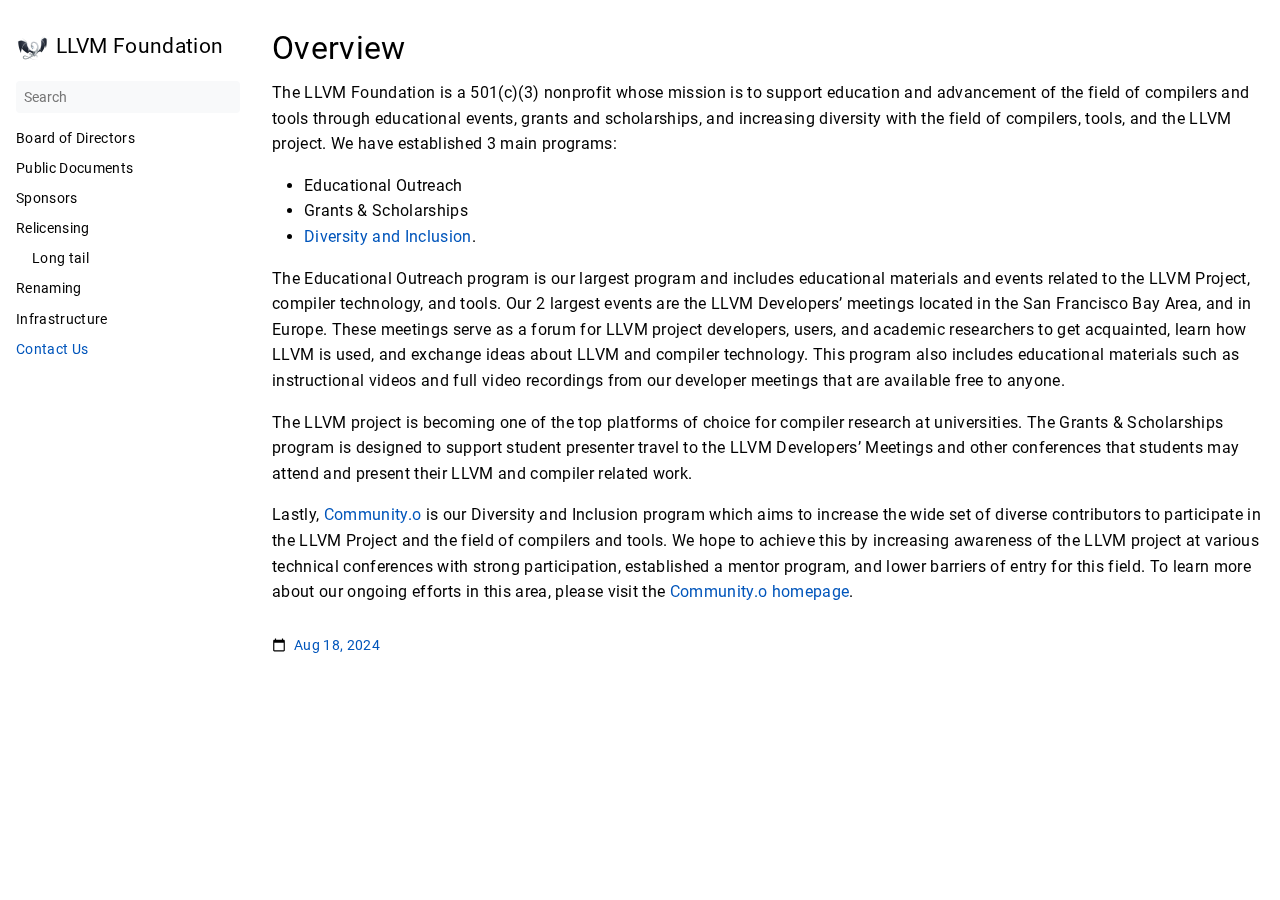
<file: index.html>
<!doctype html><html lang=en><head><meta name=generator content="Hugo 0.68.3"><meta charset=utf-8><meta name=viewport content="width=device-width,initial-scale=1"><meta name=description content="Overview The LLVM Foundation is a 501(c)(3) nonprofit whose mission is to support education and advancement of the field of compilers and tools through educational events, grants and scholarships, and increasing diversity with the field of compilers, tools, and the LLVM project. We have established 3 main programs:
 Educational Outreach Grants & Scholarships  Diversity and Inclusion.  The Educational Outreach program is our largest program and includes educational materials and events related to the LLVM Project, compiler technology, and tools."><meta property="og:title" content="Overview"><meta property="og:description" content><meta property="og:type" content="website"><meta property="og:url" content="https://foundation.llvm.org/"><title>Overview | LLVM Foundation</title><link rel=icon href=/favicon.png type=image/x-icon><link rel=stylesheet href=/book.min.915e4f047d9f1cd9a6300c996734a31937e0e43c15c79099c864c4683c065cee.css integrity="sha256-kV5PBH2fHNmmMAyZZzSjGTfg5DwVx5CZyGTEaDwGXO4="><script defer src=/en.search.min.0eb6bb6f970c22d39e8637fc0d021d6f6f8138c4d01c66b7de26b3ff4c735354.js integrity="sha256-Dra7b5cMItOehjf8DQIdb2+BOMTQHGa33iaz/0xzU1Q="></script><link rel=alternate type=application/rss+xml href=https://foundation.llvm.org/index.xml title="LLVM Foundation"></head><body><input type=checkbox class=hidden id=menu-control><main class="container flex"><aside class=book-menu><nav><h2 class=book-brand><a href=/><img src=/logo.png alt=Logo><span>LLVM Foundation</span></a></h2><div class=book-search><input type=text id=book-search-input placeholder=Search aria-label=Search maxlength=64 data-hotkeys=s/><div class="book-search-spinner spinner hidden"></div><ul id=book-search-results></ul></div><ul><li><p><a href=/docs/board/>Board of Directors</a></p></li><li><p><a href=/docs/public-docs/>Public Documents</a></p></li><li><p><a href=/docs/sponsors/>Sponsors</a></p></li><li><p><a href=/docs/relicensing/>Relicensing</a></p><ul><li><a href=/docs/relicensing_long_tail/>Long tail</a></li></ul></li><li><p><a href=/docs/branch-rename/>Renaming</a></p></li><li><p><a href=/docs/infrastructure-wg/>Infrastructure</a></p></li><li><p><a href=/ class=active>Contact Us</a></p></li></ul></nav><script>(function(){var menu=document.querySelector("aside.book-menu nav");addEventListener("beforeunload",function(event){localStorage.setItem("menu.scrollTop",menu.scrollTop);});menu.scrollTop=localStorage.getItem("menu.scrollTop");})();</script></aside><div class=book-page><header class=book-header><div class="flex align-center justify-between"><label for=menu-control><img src=/svg/menu.svg class=book-icon alt=Menu></label>
<strong>Overview</strong>
<label for=toc-control><img src=/svg/toc.svg class=book-icon alt="Table of Contents"></label></div></header><article class=markdown><h1 id=overview>Overview</h1><p>The LLVM Foundation is a 501(c)(3) nonprofit whose mission is to support
education and advancement of the field of compilers and tools through
educational events, grants and scholarships, and increasing diversity with the
field of compilers, tools, and the LLVM project. We have established 3 main
programs:</p><ul><li>Educational Outreach</li><li>Grants & Scholarships</li><li><a href=https://community-dot-o.llvm.org>Diversity and Inclusion</a>.</li></ul><p>The Educational Outreach program is our largest program and includes educational
materials and events related to the LLVM Project, compiler technology, and
tools. Our 2 largest events are the LLVM Developers’ meetings located in the San
Francisco Bay Area, and in Europe. These meetings serve as a forum for LLVM
project developers, users, and academic researchers to get acquainted, learn how
LLVM is used, and exchange ideas about LLVM and compiler technology. This
program also includes educational materials such as instructional videos and
full video recordings from our developer meetings that are available free to
anyone.</p><p>The LLVM project is becoming one of the top platforms of choice for compiler
research at universities. The Grants & Scholarships program is designed to
support student presenter travel to the LLVM Developers’ Meetings and other
conferences that students may attend and present their LLVM and compiler related
work.</p><p>Lastly,
<a href=https://community-dot-o.llvm.org>Community.o</a> is our Diversity and
Inclusion program which aims to increase the wide set of diverse contributors
to participate in the LLVM Project and the field of compilers and tools.
We hope to achieve this by increasing awareness of the LLVM project at various
technical conferences with strong participation, established a mentor program, and
lower barriers of entry for this field. To learn more about our ongoing efforts
in this area, please visit the
<a href=https://community-dot-o.llvm.org>Community.o homepage</a>.</p></article><footer class=book-footer><div class="flex justify-between"><div><a class="flex align-center" href=https://github.com/llvm/llvm-foundation-www/commit/551ac959eea9b975a2b12c1057d94157d5e16068 title="Last modified by Kit Barton | Aug 18, 2024" target=_blank rel=noopener><img src=/svg/calendar.svg class=book-icon alt=Calendar>
<span>Aug 18, 2024</span></a></div></div></footer><label for=menu-control class="hidden book-menu-overlay"></label></div></main></body></html>
</file>
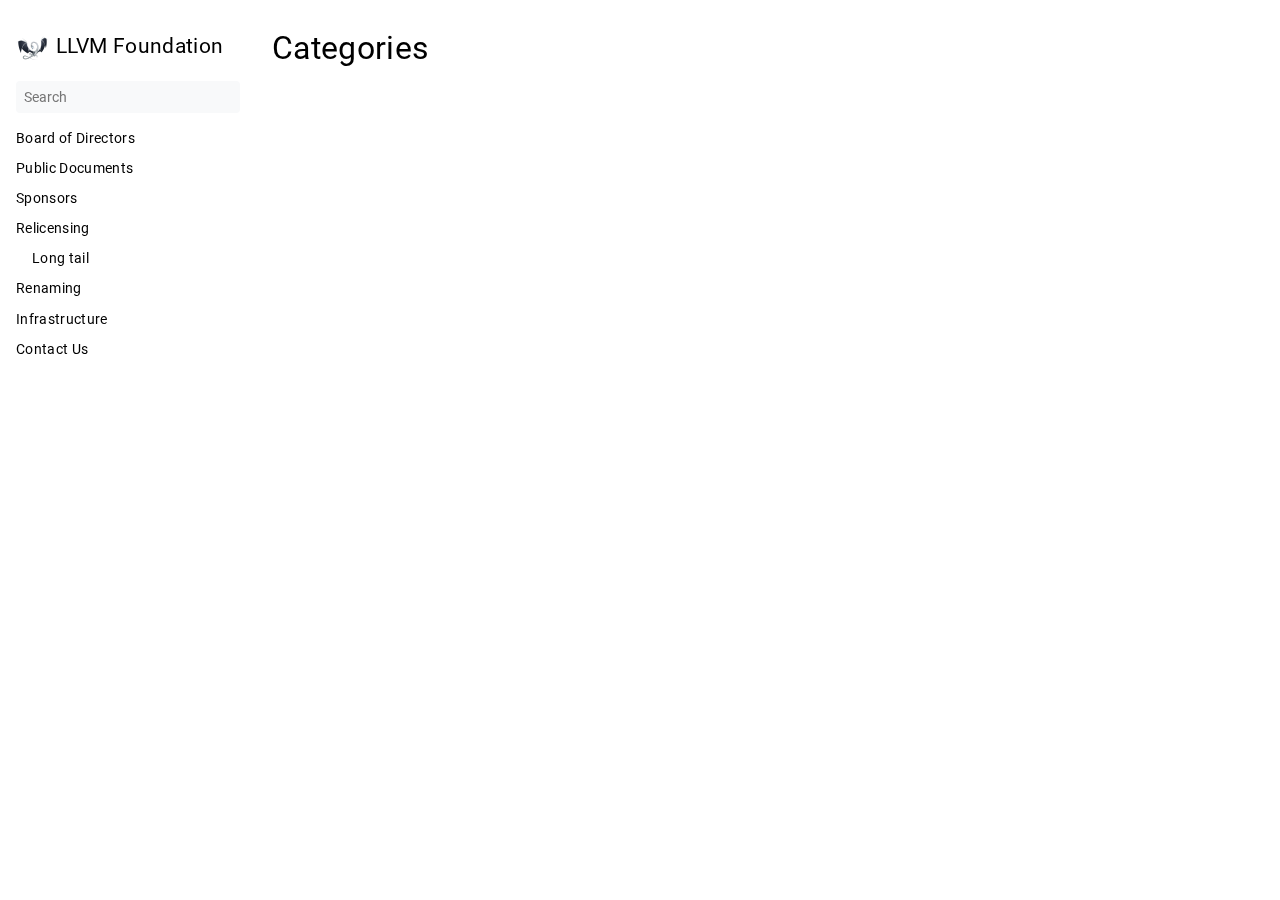
<file: categories/index.html>
<!doctype html><html lang=en><head><meta charset=utf-8><meta name=viewport content="width=device-width,initial-scale=1"><meta name=description content><meta property="og:title" content="Categories"><meta property="og:description" content><meta property="og:type" content="website"><meta property="og:url" content="https://foundation.llvm.org/categories/"><title>Categories | LLVM Foundation</title><link rel=icon href=/favicon.png type=image/x-icon><link rel=stylesheet href=/book.min.915e4f047d9f1cd9a6300c996734a31937e0e43c15c79099c864c4683c065cee.css integrity="sha256-kV5PBH2fHNmmMAyZZzSjGTfg5DwVx5CZyGTEaDwGXO4="><script defer src=/en.search.min.0eb6bb6f970c22d39e8637fc0d021d6f6f8138c4d01c66b7de26b3ff4c735354.js integrity="sha256-Dra7b5cMItOehjf8DQIdb2+BOMTQHGa33iaz/0xzU1Q="></script><link rel=alternate type=application/rss+xml href=https://foundation.llvm.org/categories/index.xml title="LLVM Foundation"></head><body><input type=checkbox class=hidden id=menu-control><main class="container flex"><aside class=book-menu><nav><h2 class=book-brand><a href=/><img src=/logo.png alt=Logo><span>LLVM Foundation</span></a></h2><div class=book-search><input type=text id=book-search-input placeholder=Search aria-label=Search maxlength=64 data-hotkeys=s/><div class="book-search-spinner spinner hidden"></div><ul id=book-search-results></ul></div><ul><li><p><a href=/docs/board/>Board of Directors</a></p></li><li><p><a href=/docs/public-docs/>Public Documents</a></p></li><li><p><a href=/docs/sponsors/>Sponsors</a></p></li><li><p><a href=/docs/relicensing/>Relicensing</a></p><ul><li><a href=/docs/relicensing_long_tail/>Long tail</a></li></ul></li><li><p><a href=/docs/branch-rename/>Renaming</a></p></li><li><p><a href=/docs/infrastructure-wg/>Infrastructure</a></p></li><li><p><a href=/>Contact Us</a></p></li></ul></nav><script>(function(){var menu=document.querySelector("aside.book-menu nav");addEventListener("beforeunload",function(event){localStorage.setItem("menu.scrollTop",menu.scrollTop);});menu.scrollTop=localStorage.getItem("menu.scrollTop");})();</script></aside><div class=book-page><header class=book-header><div class="flex align-center justify-between"><label for=menu-control><img src=/svg/menu.svg class=book-icon alt=Menu></label>
<strong>Categories</strong>
<label for=toc-control><img src=/svg/toc.svg class=book-icon alt="Table of Contents"></label></div></header><article class=markdown><h1>Categories</h1></article><footer class=book-footer><div class="flex justify-between"></div></footer><label for=menu-control class="hidden book-menu-overlay"></label></div></main></body></html>
</file>
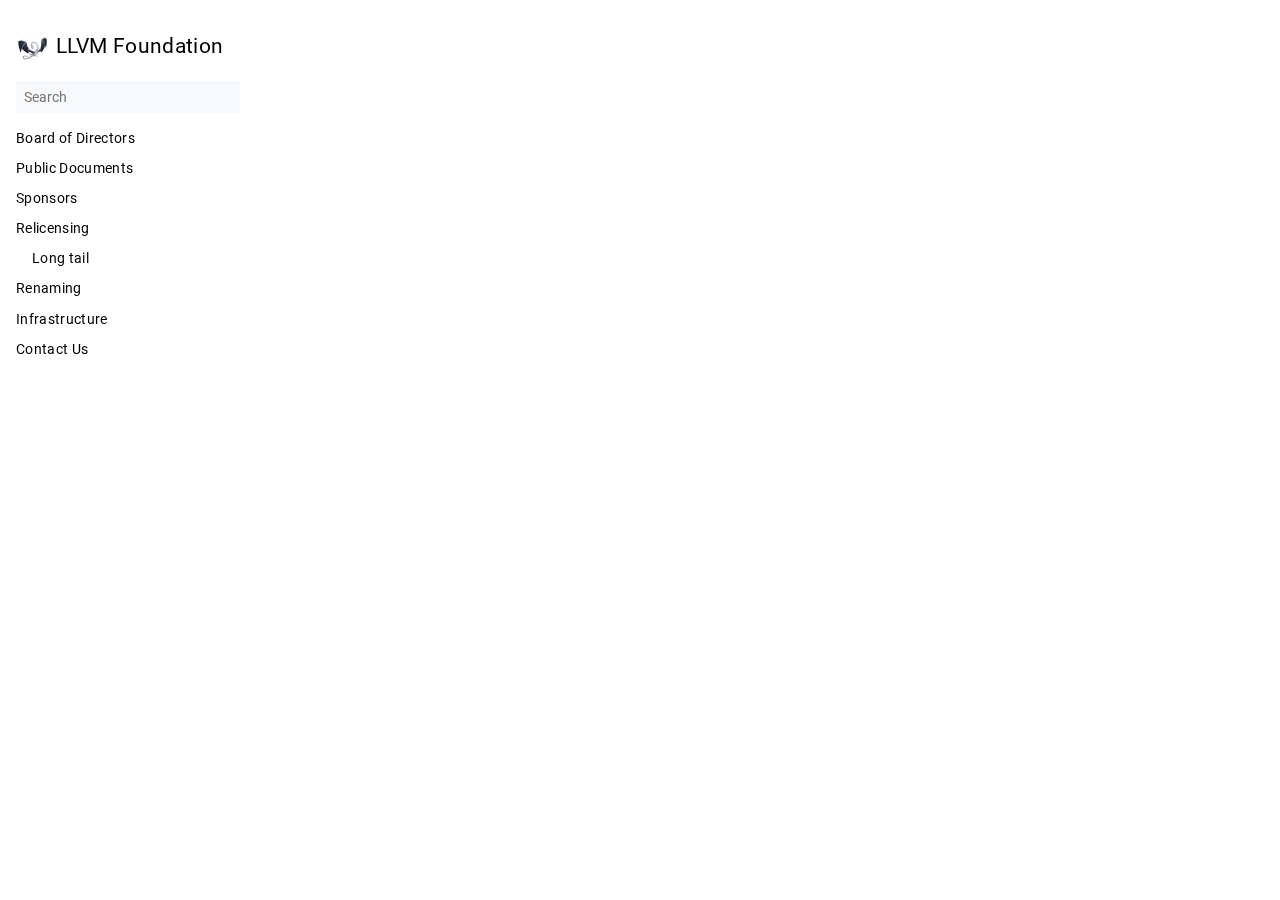
<file: docs/index.html>
<!doctype html><html lang=en><head><meta charset=utf-8><meta name=viewport content="width=device-width,initial-scale=1"><meta name=description content><meta property="og:title" content="Docs"><meta property="og:description" content><meta property="og:type" content="website"><meta property="og:url" content="https://foundation.llvm.org/docs/"><title>Docs | LLVM Foundation</title><link rel=icon href=/favicon.png type=image/x-icon><link rel=stylesheet href=/book.min.915e4f047d9f1cd9a6300c996734a31937e0e43c15c79099c864c4683c065cee.css integrity="sha256-kV5PBH2fHNmmMAyZZzSjGTfg5DwVx5CZyGTEaDwGXO4="><script defer src=/en.search.min.0eb6bb6f970c22d39e8637fc0d021d6f6f8138c4d01c66b7de26b3ff4c735354.js integrity="sha256-Dra7b5cMItOehjf8DQIdb2+BOMTQHGa33iaz/0xzU1Q="></script><link rel=alternate type=application/rss+xml href=https://foundation.llvm.org/docs/index.xml title="LLVM Foundation"></head><body><input type=checkbox class=hidden id=menu-control><main class="container flex"><aside class=book-menu><nav><h2 class=book-brand><a href=/><img src=/logo.png alt=Logo><span>LLVM Foundation</span></a></h2><div class=book-search><input type=text id=book-search-input placeholder=Search aria-label=Search maxlength=64 data-hotkeys=s/><div class="book-search-spinner spinner hidden"></div><ul id=book-search-results></ul></div><ul><li><p><a href=/docs/board/>Board of Directors</a></p></li><li><p><a href=/docs/public-docs/>Public Documents</a></p></li><li><p><a href=/docs/sponsors/>Sponsors</a></p></li><li><p><a href=/docs/relicensing/>Relicensing</a></p><ul><li><a href=/docs/relicensing_long_tail/>Long tail</a></li></ul></li><li><p><a href=/docs/branch-rename/>Renaming</a></p></li><li><p><a href=/docs/infrastructure-wg/>Infrastructure</a></p></li><li><p><a href=/>Contact Us</a></p></li></ul></nav><script>(function(){var menu=document.querySelector("aside.book-menu nav");addEventListener("beforeunload",function(event){localStorage.setItem("menu.scrollTop",menu.scrollTop);});menu.scrollTop=localStorage.getItem("menu.scrollTop");})();</script></aside><div class=book-page><header class=book-header><div class="flex align-center justify-between"><label for=menu-control><img src=/svg/menu.svg class=book-icon alt=Menu></label>
<strong>Docs</strong>
<label for=toc-control><img src=/svg/toc.svg class=book-icon alt="Table of Contents"></label></div></header><article class=markdown></article><footer class=book-footer><div class="flex justify-between"></div></footer><label for=menu-control class="hidden book-menu-overlay"></label></div></main></body></html>
</file>
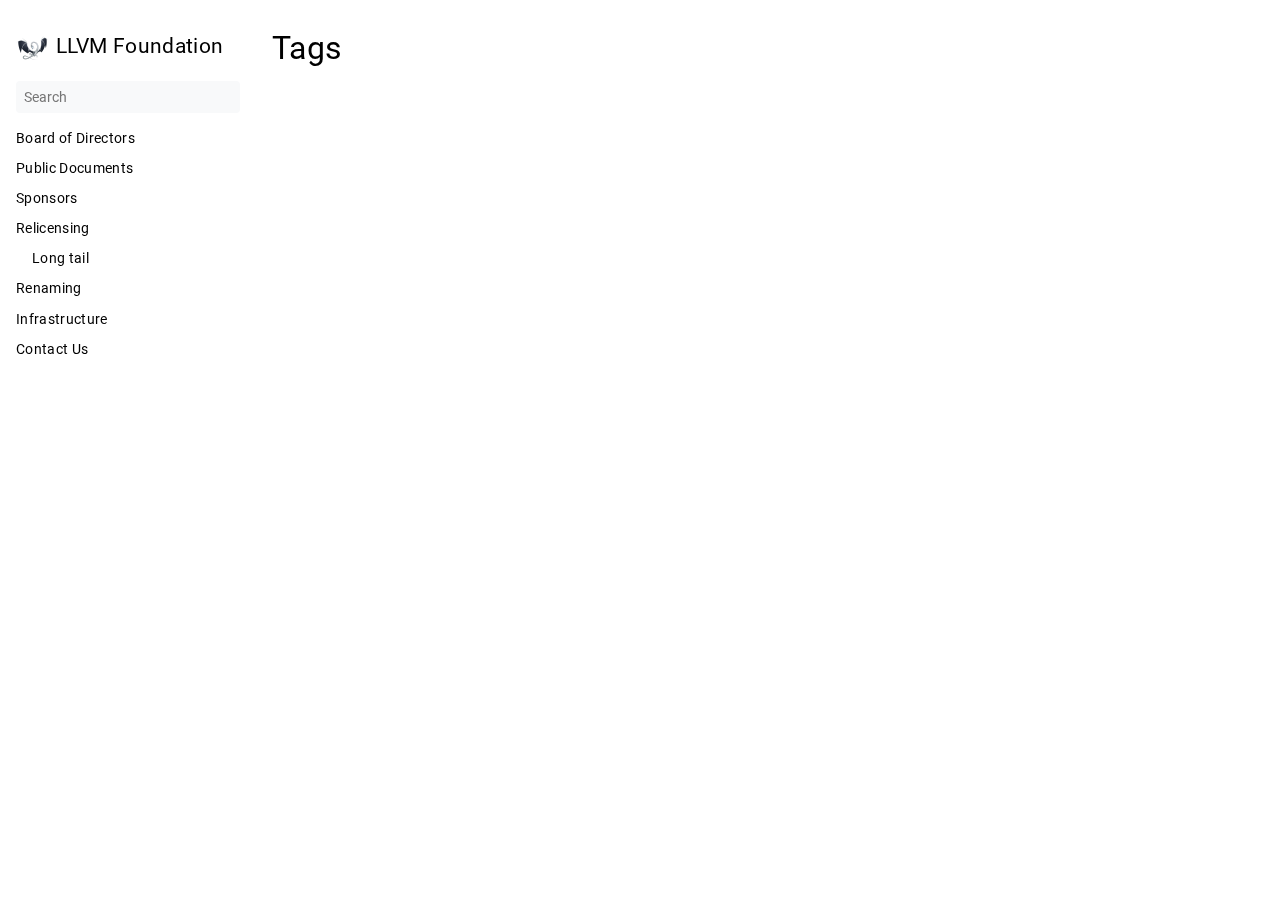
<file: tags/index.html>
<!doctype html><html lang=en><head><meta charset=utf-8><meta name=viewport content="width=device-width,initial-scale=1"><meta name=description content><meta property="og:title" content="Tags"><meta property="og:description" content><meta property="og:type" content="website"><meta property="og:url" content="https://foundation.llvm.org/tags/"><title>Tags | LLVM Foundation</title><link rel=icon href=/favicon.png type=image/x-icon><link rel=stylesheet href=/book.min.915e4f047d9f1cd9a6300c996734a31937e0e43c15c79099c864c4683c065cee.css integrity="sha256-kV5PBH2fHNmmMAyZZzSjGTfg5DwVx5CZyGTEaDwGXO4="><script defer src=/en.search.min.0eb6bb6f970c22d39e8637fc0d021d6f6f8138c4d01c66b7de26b3ff4c735354.js integrity="sha256-Dra7b5cMItOehjf8DQIdb2+BOMTQHGa33iaz/0xzU1Q="></script><link rel=alternate type=application/rss+xml href=https://foundation.llvm.org/tags/index.xml title="LLVM Foundation"></head><body><input type=checkbox class=hidden id=menu-control><main class="container flex"><aside class=book-menu><nav><h2 class=book-brand><a href=/><img src=/logo.png alt=Logo><span>LLVM Foundation</span></a></h2><div class=book-search><input type=text id=book-search-input placeholder=Search aria-label=Search maxlength=64 data-hotkeys=s/><div class="book-search-spinner spinner hidden"></div><ul id=book-search-results></ul></div><ul><li><p><a href=/docs/board/>Board of Directors</a></p></li><li><p><a href=/docs/public-docs/>Public Documents</a></p></li><li><p><a href=/docs/sponsors/>Sponsors</a></p></li><li><p><a href=/docs/relicensing/>Relicensing</a></p><ul><li><a href=/docs/relicensing_long_tail/>Long tail</a></li></ul></li><li><p><a href=/docs/branch-rename/>Renaming</a></p></li><li><p><a href=/docs/infrastructure-wg/>Infrastructure</a></p></li><li><p><a href=/>Contact Us</a></p></li></ul></nav><script>(function(){var menu=document.querySelector("aside.book-menu nav");addEventListener("beforeunload",function(event){localStorage.setItem("menu.scrollTop",menu.scrollTop);});menu.scrollTop=localStorage.getItem("menu.scrollTop");})();</script></aside><div class=book-page><header class=book-header><div class="flex align-center justify-between"><label for=menu-control><img src=/svg/menu.svg class=book-icon alt=Menu></label>
<strong>Tags</strong>
<label for=toc-control><img src=/svg/toc.svg class=book-icon alt="Table of Contents"></label></div></header><article class=markdown><h1>Tags</h1></article><footer class=book-footer><div class="flex justify-between"></div></footer><label for=menu-control class="hidden book-menu-overlay"></label></div></main></body></html>
</file>
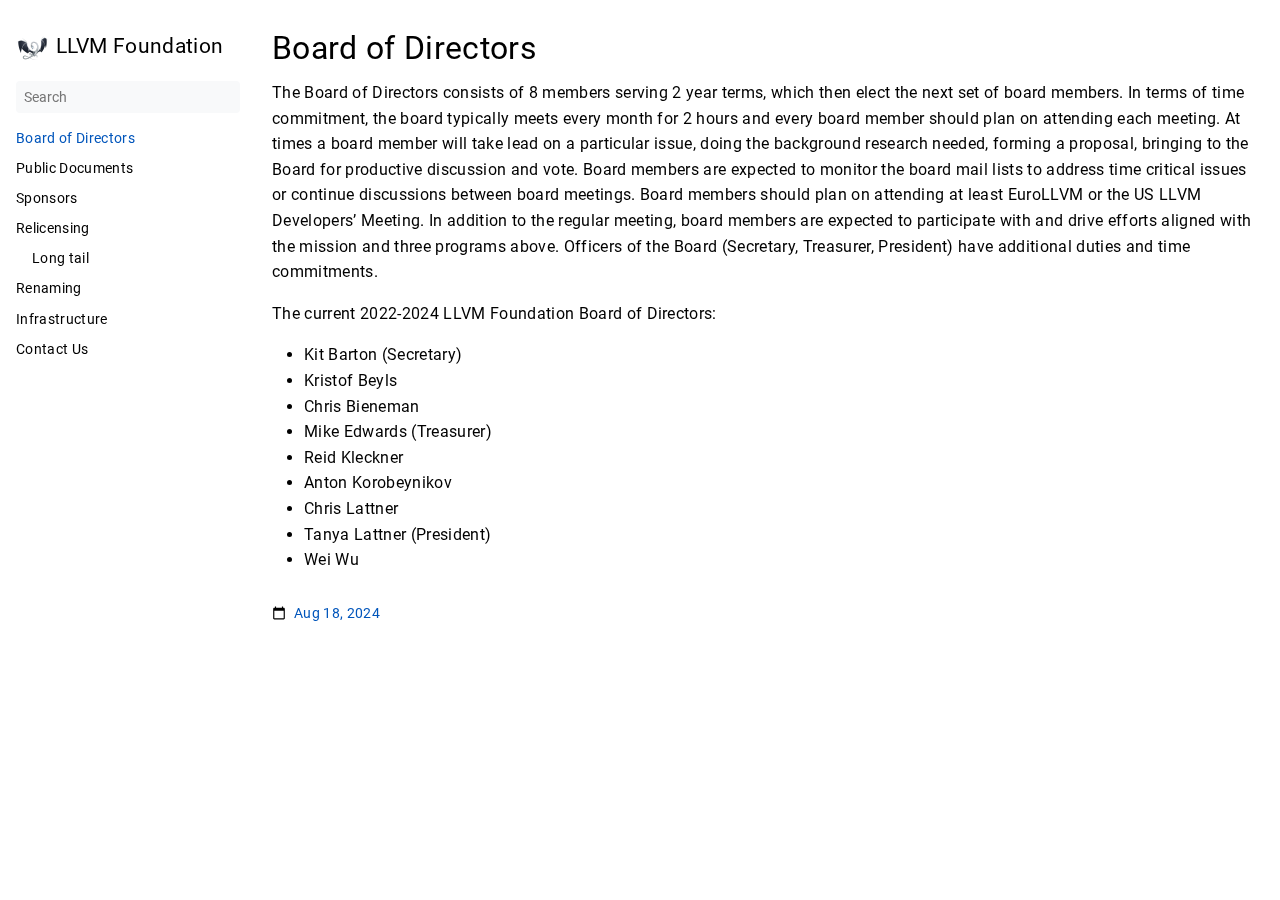
<file: docs/board/index.html>
<!doctype html><html lang=en><head><meta charset=utf-8><meta name=viewport content="width=device-width,initial-scale=1"><meta name=description content="Board of Directors The Board of Directors consists of 8 members serving 2 year terms, which then elect the next set of board members. In terms of time commitment, the board typically meets every month for 2 hours and every board member should plan on attending each meeting. At times a board member will take lead on a particular issue, doing the background research needed, forming a proposal, bringing to the Board for productive discussion and vote."><meta property="og:title" content="Board of Directors"><meta property="og:description" content="Board of Directors The Board of Directors consists of 8 members serving 2 year terms, which then elect the next set of board members. In terms of time commitment, the board typically meets every month for 2 hours and every board member should plan on attending each meeting. At times a board member will take lead on a particular issue, doing the background research needed, forming a proposal, bringing to the Board for productive discussion and vote."><meta property="og:type" content="article"><meta property="og:url" content="https://foundation.llvm.org/docs/board/"><meta property="article:modified_time" content="2024-08-18T18:11:17-04:00"><title>Board of Directors | LLVM Foundation</title><link rel=icon href=/favicon.png type=image/x-icon><link rel=stylesheet href=/book.min.915e4f047d9f1cd9a6300c996734a31937e0e43c15c79099c864c4683c065cee.css integrity="sha256-kV5PBH2fHNmmMAyZZzSjGTfg5DwVx5CZyGTEaDwGXO4="><script defer src=/en.search.min.0eb6bb6f970c22d39e8637fc0d021d6f6f8138c4d01c66b7de26b3ff4c735354.js integrity="sha256-Dra7b5cMItOehjf8DQIdb2+BOMTQHGa33iaz/0xzU1Q="></script></head><body><input type=checkbox class=hidden id=menu-control><main class="container flex"><aside class=book-menu><nav><h2 class=book-brand><a href=/><img src=/logo.png alt=Logo><span>LLVM Foundation</span></a></h2><div class=book-search><input type=text id=book-search-input placeholder=Search aria-label=Search maxlength=64 data-hotkeys=s/><div class="book-search-spinner spinner hidden"></div><ul id=book-search-results></ul></div><ul><li><p><a href=/docs/board/ class=active>Board of Directors</a></p></li><li><p><a href=/docs/public-docs/>Public Documents</a></p></li><li><p><a href=/docs/sponsors/>Sponsors</a></p></li><li><p><a href=/docs/relicensing/>Relicensing</a></p><ul><li><a href=/docs/relicensing_long_tail/>Long tail</a></li></ul></li><li><p><a href=/docs/branch-rename/>Renaming</a></p></li><li><p><a href=/docs/infrastructure-wg/>Infrastructure</a></p></li><li><p><a href=/>Contact Us</a></p></li></ul></nav><script>(function(){var menu=document.querySelector("aside.book-menu nav");addEventListener("beforeunload",function(event){localStorage.setItem("menu.scrollTop",menu.scrollTop);});menu.scrollTop=localStorage.getItem("menu.scrollTop");})();</script></aside><div class=book-page><header class=book-header><div class="flex align-center justify-between"><label for=menu-control><img src=/svg/menu.svg class=book-icon alt=Menu></label>
<strong>Board of Directors</strong>
<label for=toc-control><img src=/svg/toc.svg class=book-icon alt="Table of Contents"></label></div></header><article class=markdown><h1 id=board-of-directors>Board of Directors</h1><p>The Board of Directors consists of 8 members serving 2 year terms, which then
elect the next set of board members. In terms of time commitment, the board
typically meets every month for 2 hours and every board member should plan on
attending each meeting. At times a board member will take lead on a particular
issue, doing the background research needed, forming a proposal, bringing to the
Board for productive discussion and vote. Board members are expected to monitor
the board mail lists to address time critical issues or continue discussions
between board meetings. Board members should plan on attending at least EuroLLVM
or the US LLVM Developers&rsquo; Meeting. In addition to the regular meeting, board
members are expected to participate with and drive efforts aligned with the
mission and three programs above. Officers of the Board (Secretary, Treasurer,
President) have additional duties and time commitments.</p><p>The current 2022-2024 LLVM Foundation Board of Directors:</p><ul><li>Kit Barton (Secretary)</li><li>Kristof Beyls</li><li>Chris Bieneman</li><li>Mike Edwards (Treasurer)</li><li>Reid Kleckner</li><li>Anton Korobeynikov</li><li>Chris Lattner</li><li>Tanya Lattner (President)</li><li>Wei Wu</li></ul></article><footer class=book-footer><div class="flex justify-between"><div><a class="flex align-center" href=https://github.com/llvm/llvm-foundation-www/commit/551ac959eea9b975a2b12c1057d94157d5e16068 title="Last modified by Kit Barton | Aug 18, 2024" target=_blank rel=noopener><img src=/svg/calendar.svg class=book-icon alt=Calendar>
<span>Aug 18, 2024</span></a></div></div></footer><label for=menu-control class="hidden book-menu-overlay"></label></div></main></body></html>
</file>
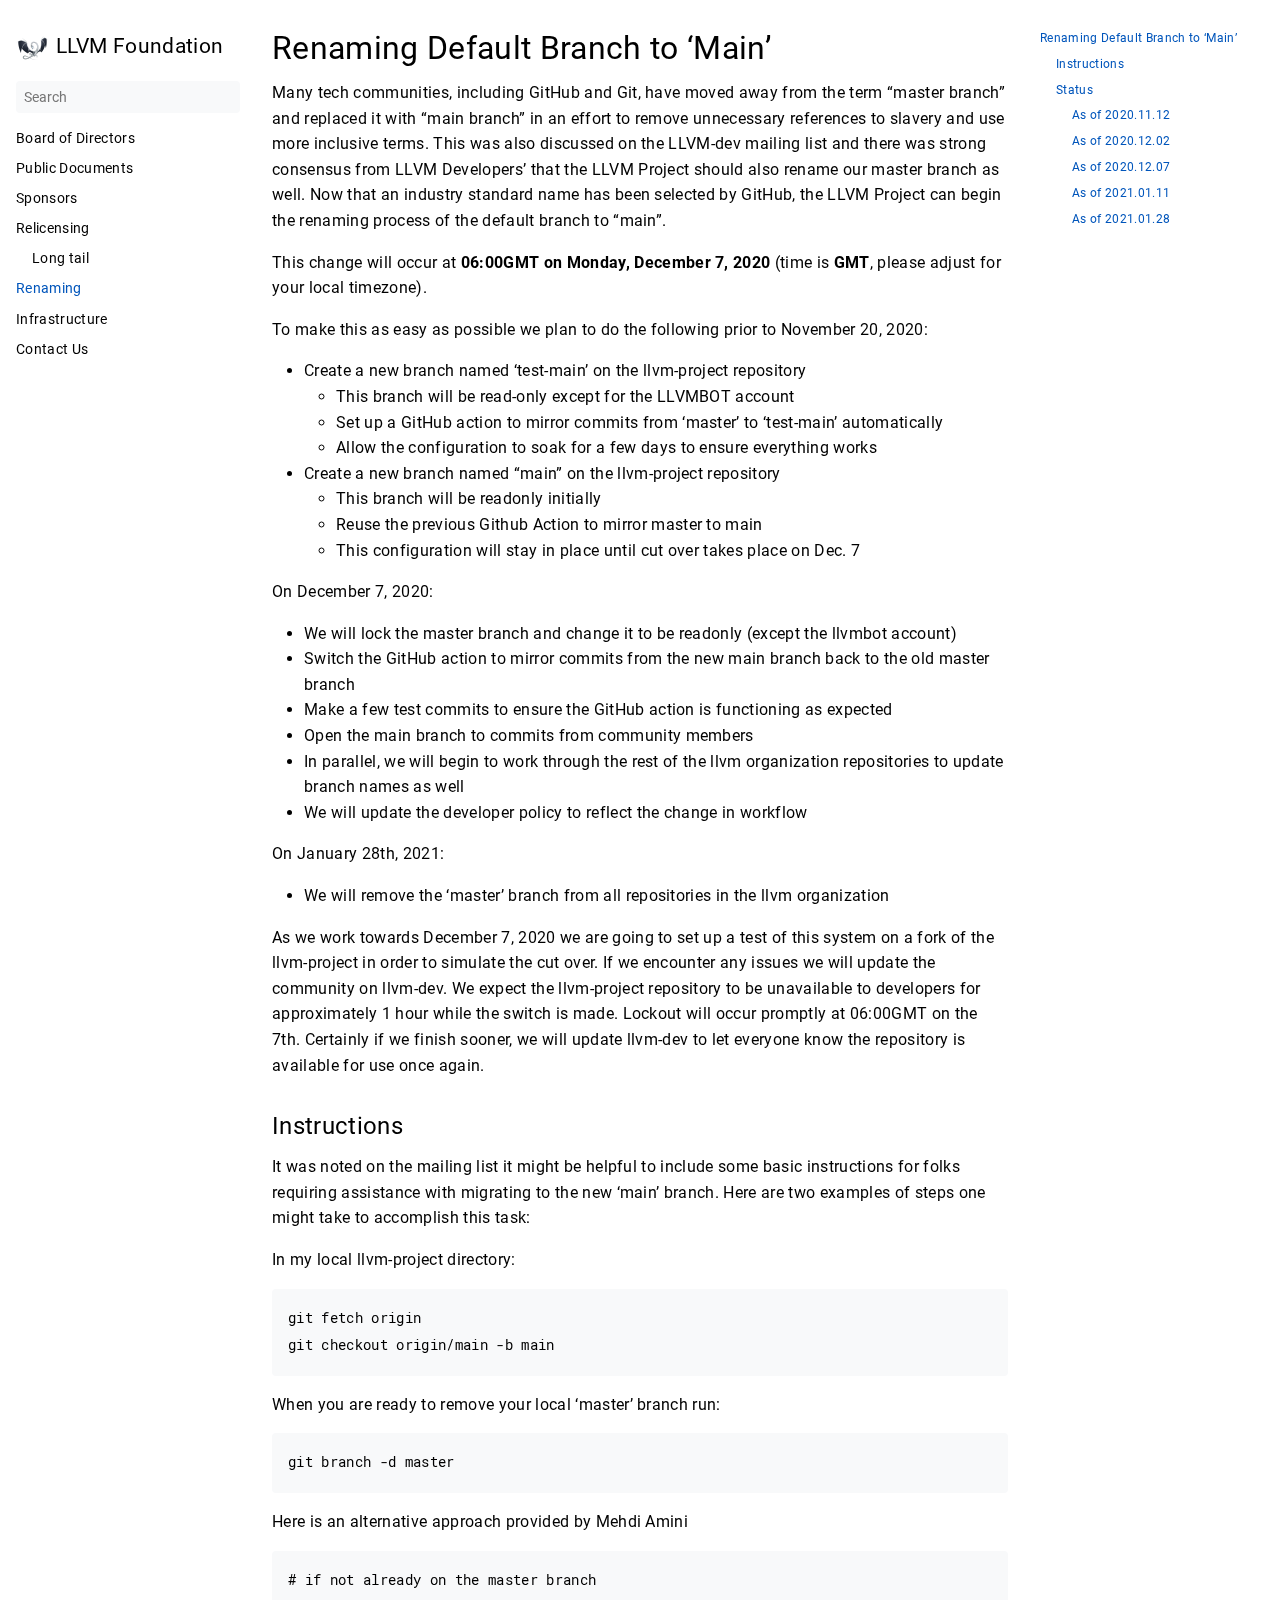
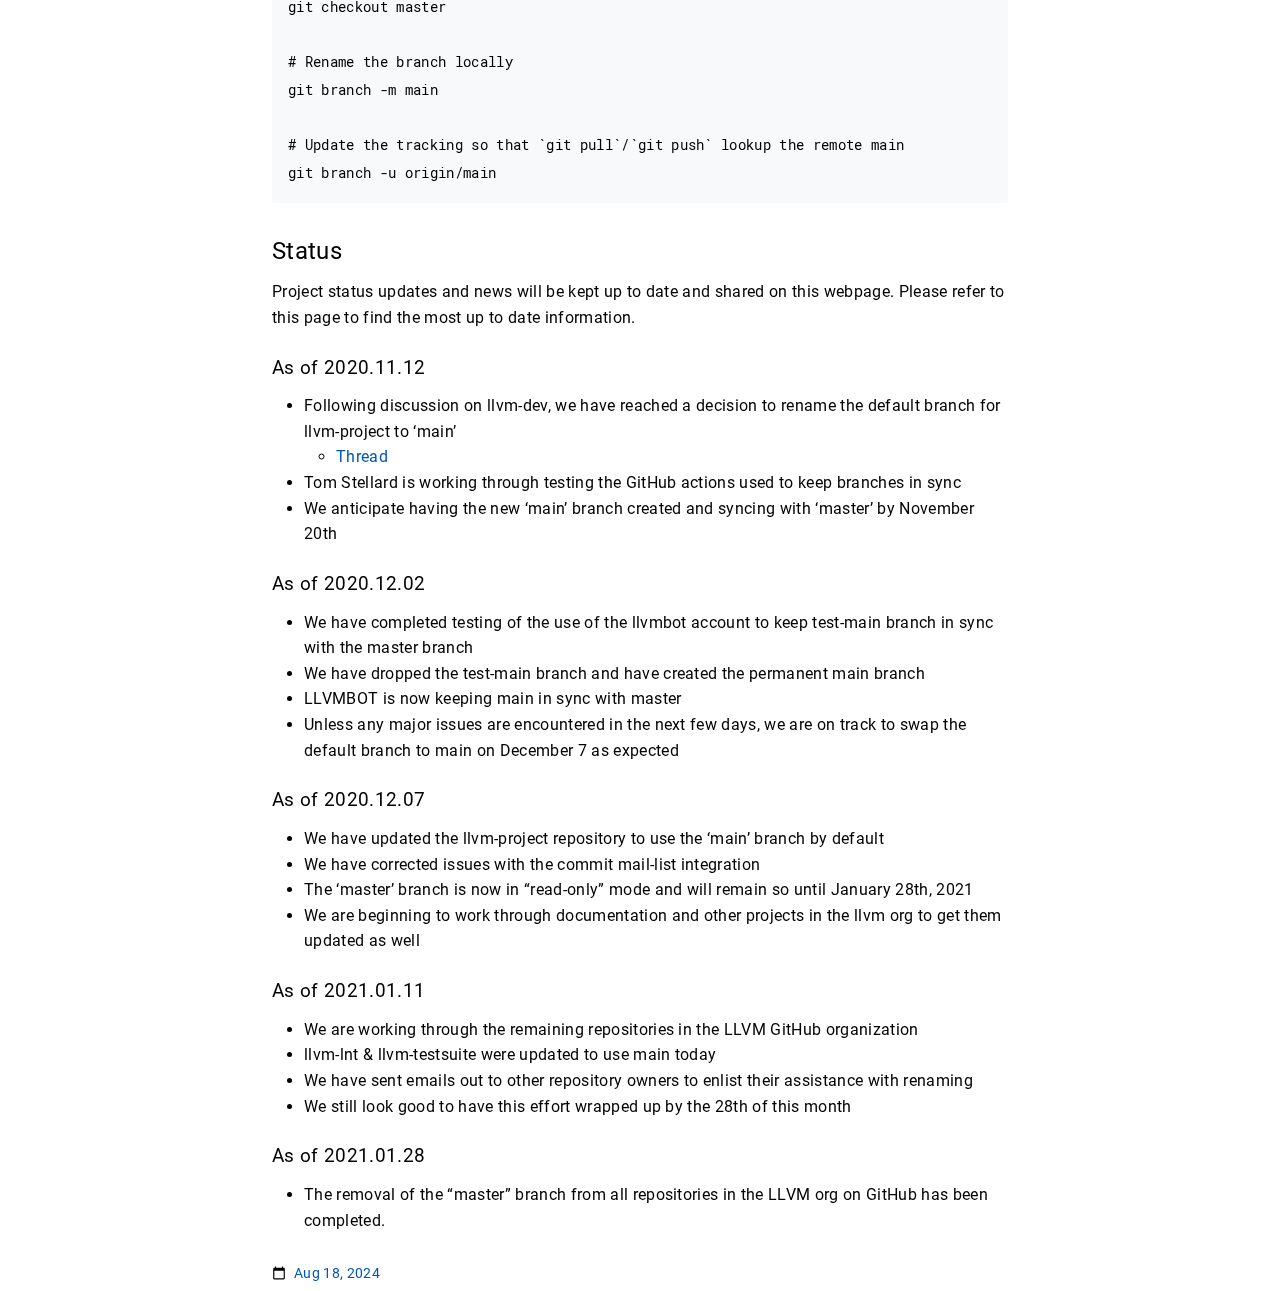
<file: docs/branch-rename/index.html>
<!doctype html><html lang=en><head><meta charset=utf-8><meta name=viewport content="width=device-width,initial-scale=1"><meta name=description content="Renaming Default Branch to &lsquo;Main&rsquo; Many tech communities, including GitHub and Git, have moved away from the term “master branch” and replaced it with “main branch” in an effort to remove unnecessary references to slavery and use more inclusive terms. This was also discussed on the LLVM-dev mailing list and there was strong consensus from LLVM Developers’ that the LLVM Project should also rename our master branch as well. Now that an industry standard name has been selected by GitHub, the LLVM Project can begin the renaming process of the default branch to “main”."><meta property="og:title" content="Branch Renaming"><meta property="og:description" content="Renaming Default Branch to &lsquo;Main&rsquo; Many tech communities, including GitHub and Git, have moved away from the term “master branch” and replaced it with “main branch” in an effort to remove unnecessary references to slavery and use more inclusive terms. This was also discussed on the LLVM-dev mailing list and there was strong consensus from LLVM Developers’ that the LLVM Project should also rename our master branch as well. Now that an industry standard name has been selected by GitHub, the LLVM Project can begin the renaming process of the default branch to “main”."><meta property="og:type" content="article"><meta property="og:url" content="https://foundation.llvm.org/docs/branch-rename/"><meta property="article:modified_time" content="2024-08-18T18:11:17-04:00"><title>Branch Renaming | LLVM Foundation</title><link rel=icon href=/favicon.png type=image/x-icon><link rel=stylesheet href=/book.min.915e4f047d9f1cd9a6300c996734a31937e0e43c15c79099c864c4683c065cee.css integrity="sha256-kV5PBH2fHNmmMAyZZzSjGTfg5DwVx5CZyGTEaDwGXO4="><script defer src=/en.search.min.0eb6bb6f970c22d39e8637fc0d021d6f6f8138c4d01c66b7de26b3ff4c735354.js integrity="sha256-Dra7b5cMItOehjf8DQIdb2+BOMTQHGa33iaz/0xzU1Q="></script></head><body><input type=checkbox class=hidden id=menu-control><main class="container flex"><aside class=book-menu><nav><h2 class=book-brand><a href=/><img src=/logo.png alt=Logo><span>LLVM Foundation</span></a></h2><div class=book-search><input type=text id=book-search-input placeholder=Search aria-label=Search maxlength=64 data-hotkeys=s/><div class="book-search-spinner spinner hidden"></div><ul id=book-search-results></ul></div><ul><li><p><a href=/docs/board/>Board of Directors</a></p></li><li><p><a href=/docs/public-docs/>Public Documents</a></p></li><li><p><a href=/docs/sponsors/>Sponsors</a></p></li><li><p><a href=/docs/relicensing/>Relicensing</a></p><ul><li><a href=/docs/relicensing_long_tail/>Long tail</a></li></ul></li><li><p><a href=/docs/branch-rename/ class=active>Renaming</a></p></li><li><p><a href=/docs/infrastructure-wg/>Infrastructure</a></p></li><li><p><a href=/>Contact Us</a></p></li></ul></nav><script>(function(){var menu=document.querySelector("aside.book-menu nav");addEventListener("beforeunload",function(event){localStorage.setItem("menu.scrollTop",menu.scrollTop);});menu.scrollTop=localStorage.getItem("menu.scrollTop");})();</script></aside><div class=book-page><header class=book-header><div class="flex align-center justify-between"><label for=menu-control><img src=/svg/menu.svg class=book-icon alt=Menu></label>
<strong>Branch Renaming</strong>
<label for=toc-control><img src=/svg/toc.svg class=book-icon alt="Table of Contents"></label></div><input type=checkbox class=hidden id=toc-control><aside class="hidden clearfix"><nav id=TableOfContents><ul><li><a href=#renaming-default-branch-to-main>Renaming Default Branch to &lsquo;Main&rsquo;</a><ul><li><a href=#instructions>Instructions</a></li><li><a href=#status>Status</a><ul><li><a href=#as-of-20201112>As of 2020.11.12</a></li><li><a href=#as-of-20201202>As of 2020.12.02</a></li><li><a href=#as-of-20201207>As of 2020.12.07</a></li><li><a href=#as-of-20210111>As of 2021.01.11</a></li><li><a href=#as-of-20210128>As of 2021.01.28</a></li></ul></li></ul></li></ul></nav></aside></header><article class=markdown><h1 id=renaming-default-branch-to-main>Renaming Default Branch to &lsquo;Main&rsquo;</h1><p>Many tech communities, including GitHub and Git, have moved away from the term
“master branch” and replaced it with “main branch” in an effort to remove
unnecessary references to slavery and use more inclusive terms. This was also
discussed on the LLVM-dev mailing list and there was strong consensus from LLVM
Developers’ that the LLVM Project should also rename our master branch as well.
Now that an industry standard name has been selected by GitHub, the LLVM
Project can begin the renaming process of the default branch to “main”.</p><p>This change will occur at <strong>06:00GMT on Monday, December 7, 2020</strong>
(time is <strong>GMT</strong>, please adjust for your local timezone).</p><p>To make this as easy as possible we plan to do the following prior to
November 20, 2020:</p><ul><li>Create a new branch named &lsquo;test-main&rsquo; on the llvm-project repository<ul><li>This branch will be read-only except for the LLVMBOT account</li><li>Set up a GitHub action to mirror commits from &lsquo;master&rsquo; to ‘test-main&rsquo;
automatically</li><li>Allow the configuration to soak for a few days to ensure everything works</li></ul></li><li>Create a new branch named “main” on the llvm-project repository<ul><li>This branch will be readonly initially</li><li>Reuse the previous Github Action to mirror master to main</li><li>This configuration will stay in place until cut over takes place on Dec. 7</li></ul></li></ul><p>On December 7, 2020:</p><ul><li>We will lock the master branch and change it to be readonly (except the
llvmbot account)</li><li>Switch the GitHub action to mirror commits from the new main branch back to
the old master branch</li><li>Make a few test commits to ensure the GitHub action is functioning as expected</li><li>Open the main branch to commits from community members</li><li>In parallel, we will begin to work through the rest of the llvm organization
repositories to update branch names as well</li><li>We will update the developer policy to reflect the change in workflow</li></ul><p>On January 28th, 2021:</p><ul><li>We will remove the ‘master’ branch from all repositories in the llvm
organization</li></ul><p>As we work towards December 7, 2020 we are going to set up a test of this system
on a fork of the llvm-project in order to simulate the cut over. If we
encounter any issues we will update the community on llvm-dev. We expect the
llvm-project repository to be unavailable to developers for approximately 1 hour
while the switch is made. Lockout will occur promptly at 06:00GMT on the 7th.
Certainly if we finish sooner, we will update llvm-dev to let everyone know the
repository is available for use once again.</p><h2 id=instructions>Instructions</h2><p>It was noted on the mailing list it might be helpful to include some basic
instructions for folks requiring assistance with migrating to the new &lsquo;main&rsquo;
branch. Here are two examples of steps one might take to accomplish this task:</p><p>In my local llvm-project directory:</p><pre><code>git fetch origin
git checkout origin/main -b main
</code></pre><p>When you are ready to remove your local &lsquo;master&rsquo; branch run:</p><pre><code>git branch -d master
</code></pre><p>Here is an alternative approach provided by Mehdi Amini</p><pre><code># if not already on the master branch
git checkout master

# Rename the branch locally
git branch -m main

# Update the tracking so that `git pull`/`git push` lookup the remote main
git branch -u origin/main
</code></pre><h2 id=status>Status</h2><p>Project status updates and news will be kept up to date and shared on this
webpage. Please refer to this page to find the most up to date information.</p><h3 id=as-of-20201112>As of 2020.11.12</h3><ul><li>Following discussion on llvm-dev, we have reached a decision to rename the
default branch for llvm-project
to &lsquo;main&rsquo;<ul><li><a href=https://lists.llvm.org/pipermail/llvm-dev/2020-June/142445.html>Thread</a></li></ul></li><li>Tom Stellard is working through testing the GitHub actions used to keep
branches in sync</li><li>We anticipate having the new &lsquo;main&rsquo; branch created and syncing with &lsquo;master&rsquo;
by November 20th</li></ul><h3 id=as-of-20201202>As of 2020.12.02</h3><ul><li>We have completed testing of the use of the llvmbot account to keep test-main
branch in sync with the master branch</li><li>We have dropped the test-main branch and have created the permanent main
branch</li><li>LLVMBOT is now keeping main in sync with master</li><li>Unless any major issues are encountered in the next few days, we are on track
to swap the default branch to main on December 7 as expected</li></ul><h3 id=as-of-20201207>As of 2020.12.07</h3><ul><li>We have updated the llvm-project repository to use the &lsquo;main&rsquo; branch by
default</li><li>We have corrected issues with the commit mail-list integration</li><li>The &lsquo;master&rsquo; branch is now in &ldquo;read-only&rdquo; mode and will remain so until
January 28th, 2021</li><li>We are beginning to work through documentation and other projects in the llvm
org to get them updated as well</li></ul><h3 id=as-of-20210111>As of 2021.01.11</h3><ul><li>We are working through the remaining repositories in the LLVM GitHub
organization</li><li>llvm-lnt & llvm-testsuite were updated to use main today</li><li>We have sent emails out to other repository owners to enlist their assistance
with renaming</li><li>We still look good to have this effort wrapped up by the 28th of this month</li></ul><h3 id=as-of-20210128>As of 2021.01.28</h3><ul><li>The removal of the &ldquo;master&rdquo; branch from all repositories in the LLVM org on
GitHub has been completed.</li></ul></article><footer class=book-footer><div class="flex justify-between"><div><a class="flex align-center" href=https://github.com/llvm/llvm-foundation-www/commit/551ac959eea9b975a2b12c1057d94157d5e16068 title="Last modified by Kit Barton | Aug 18, 2024" target=_blank rel=noopener><img src=/svg/calendar.svg class=book-icon alt=Calendar>
<span>Aug 18, 2024</span></a></div></div></footer><label for=menu-control class="hidden book-menu-overlay"></label></div><aside class=book-toc><nav id=TableOfContents><ul><li><a href=#renaming-default-branch-to-main>Renaming Default Branch to &lsquo;Main&rsquo;</a><ul><li><a href=#instructions>Instructions</a></li><li><a href=#status>Status</a><ul><li><a href=#as-of-20201112>As of 2020.11.12</a></li><li><a href=#as-of-20201202>As of 2020.12.02</a></li><li><a href=#as-of-20201207>As of 2020.12.07</a></li><li><a href=#as-of-20210111>As of 2021.01.11</a></li><li><a href=#as-of-20210128>As of 2021.01.28</a></li></ul></li></ul></li></ul></nav></aside></main></body></html>
</file>
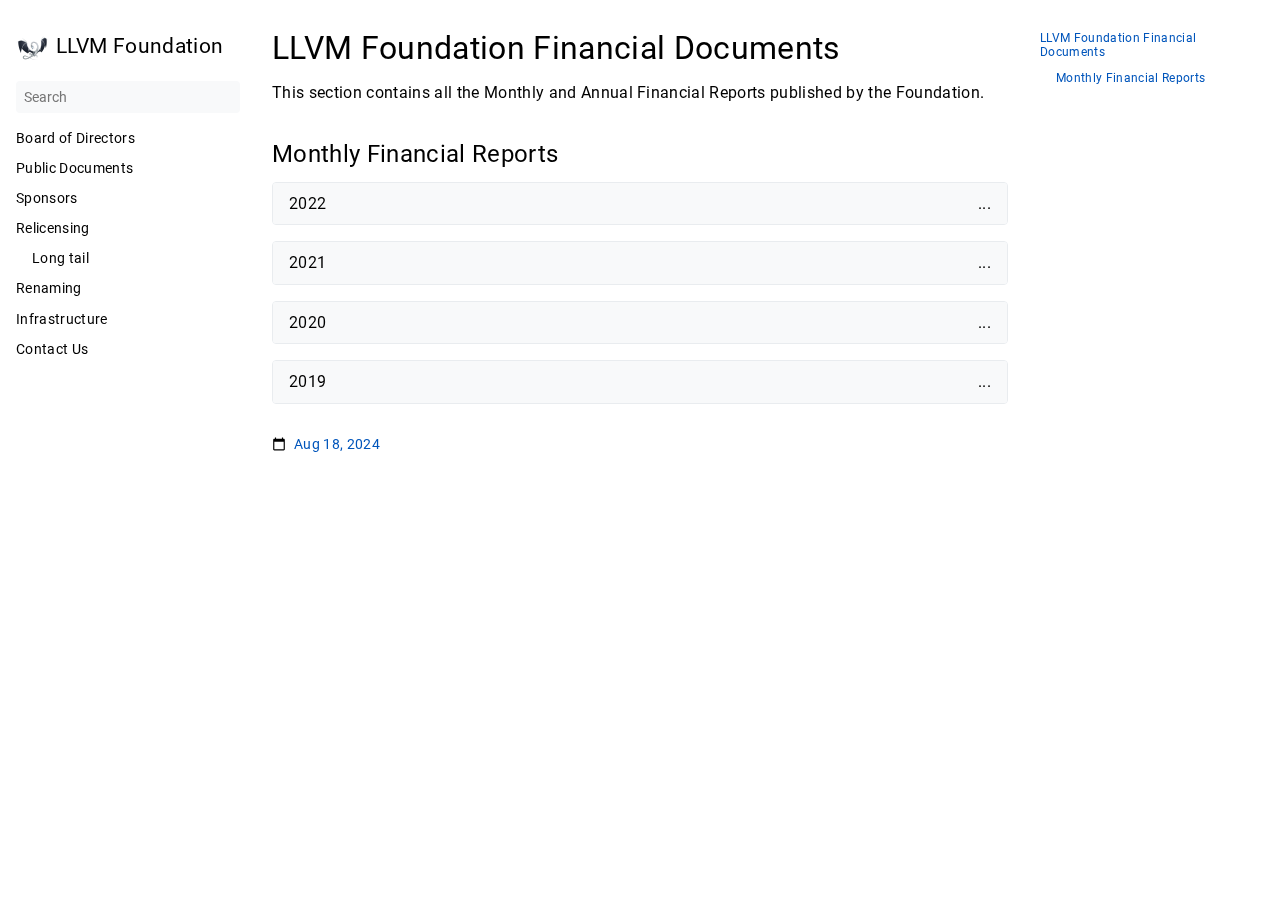
<file: docs/finance/index.html>
<!doctype html><html lang=en><head><meta charset=utf-8><meta name=viewport content="width=device-width,initial-scale=1"><meta name=description content="LLVM Foundation Financial Documents This section contains all the Monthly and Annual Financial Reports published by the Foundation.
Monthly Financial Reports  2022 ...   December 2022 ...   Budget Detail Monthly Reports      November 2022 ...   Budget Detail Monthly Reports      October 2022 ...   Budget Detail Monthly Reports      September 2022 ."><meta property="og:title" content="Public Documents"><meta property="og:description" content="LLVM Foundation Financial Documents This section contains all the Monthly and Annual Financial Reports published by the Foundation.
Monthly Financial Reports  2022 ...   December 2022 ...   Budget Detail Monthly Reports      November 2022 ...   Budget Detail Monthly Reports      October 2022 ...   Budget Detail Monthly Reports      September 2022 ."><meta property="og:type" content="article"><meta property="og:url" content="https://foundation.llvm.org/docs/finance/"><meta property="article:modified_time" content="2024-08-18T18:11:17-04:00"><title>Public Documents | LLVM Foundation</title><link rel=icon href=/favicon.png type=image/x-icon><link rel=stylesheet href=/book.min.915e4f047d9f1cd9a6300c996734a31937e0e43c15c79099c864c4683c065cee.css integrity="sha256-kV5PBH2fHNmmMAyZZzSjGTfg5DwVx5CZyGTEaDwGXO4="><script defer src=/en.search.min.0eb6bb6f970c22d39e8637fc0d021d6f6f8138c4d01c66b7de26b3ff4c735354.js integrity="sha256-Dra7b5cMItOehjf8DQIdb2+BOMTQHGa33iaz/0xzU1Q="></script></head><body><input type=checkbox class=hidden id=menu-control><main class="container flex"><aside class=book-menu><nav><h2 class=book-brand><a href=/><img src=/logo.png alt=Logo><span>LLVM Foundation</span></a></h2><div class=book-search><input type=text id=book-search-input placeholder=Search aria-label=Search maxlength=64 data-hotkeys=s/><div class="book-search-spinner spinner hidden"></div><ul id=book-search-results></ul></div><ul><li><p><a href=/docs/board/>Board of Directors</a></p></li><li><p><a href=/docs/public-docs/>Public Documents</a></p></li><li><p><a href=/docs/sponsors/>Sponsors</a></p></li><li><p><a href=/docs/relicensing/>Relicensing</a></p><ul><li><a href=/docs/relicensing_long_tail/>Long tail</a></li></ul></li><li><p><a href=/docs/branch-rename/>Renaming</a></p></li><li><p><a href=/docs/infrastructure-wg/>Infrastructure</a></p></li><li><p><a href=/>Contact Us</a></p></li></ul></nav><script>(function(){var menu=document.querySelector("aside.book-menu nav");addEventListener("beforeunload",function(event){localStorage.setItem("menu.scrollTop",menu.scrollTop);});menu.scrollTop=localStorage.getItem("menu.scrollTop");})();</script></aside><div class=book-page><header class=book-header><div class="flex align-center justify-between"><label for=menu-control><img src=/svg/menu.svg class=book-icon alt=Menu></label>
<strong>Public Documents</strong>
<label for=toc-control><img src=/svg/toc.svg class=book-icon alt="Table of Contents"></label></div><input type=checkbox class=hidden id=toc-control><aside class="hidden clearfix"><nav id=TableOfContents><ul><li><a href=#llvm-foundation-financial-documents>LLVM Foundation Financial Documents</a><ul><li><a href=#monthly-financial-reports>Monthly Financial Reports</a></li></ul></li></ul></nav></aside></header><article class=markdown><h1 id=llvm-foundation-financial-documents>LLVM Foundation Financial Documents</h1><p>This section contains all the Monthly and Annual Financial Reports published by
the Foundation.</p><h2 id=monthly-financial-reports>Monthly Financial Reports</h2><p><div class=book-expand><label><div class="book-expand-head flex justify-between"><span>2022</span>
<span>...</span></div><input type=checkbox class=hidden><div class="book-expand-content markdown-inner"><div class=book-expand><label><div class="book-expand-head flex justify-between"><span>May 2022</span>
<span>...</span></div><input type=checkbox class=hidden><div class="book-expand-content markdown-inner"><ul><li><a href=/documents/finance/statements/2022/5_May/LLVM_Foundation_-_Budget_Detail.pdf>Budget Detail</a></li><li><a href=/documents/finance/statements/2022/5_May/LLVM_Foundation_-_Monthly_Reports.pdf>Monthly Reports</a></li></ul></div></label></div><div class=book-expand><label><div class="book-expand-head flex justify-between"><span>April 2022</span>
<span>...</span></div><input type=checkbox class=hidden><div class="book-expand-content markdown-inner"><ul><li><a href=/documents/finance/statements/2022/4_April/LLVM_Foundation_-_Budget_Detail.pdf>Budget Detail</a></li><li><a href=/documents/finance/statements/2022/4_April/LLVM_Foundation_-_Monthly_Reports.pdf>Monthly Reports</a></li></ul></div></label></div><div class=book-expand><label><div class="book-expand-head flex justify-between"><span>March 2022</span>
<span>...</span></div><input type=checkbox class=hidden><div class="book-expand-content markdown-inner"><ul><li><a href=/documents/finance/statements/2022/3_March/LLVM_Foundation_-_Budget_Detail.pdf>Budget Detail</a></li><li><a href=/documents/finance/statements/2022/3_March/LLVM_Foundation_-_Monthly_Reports.pdf>Monthly Reports</a></li></ul></div></label></div><div class=book-expand><label><div class="book-expand-head flex justify-between"><span>February 2022</span>
<span>...</span></div><input type=checkbox class=hidden><div class="book-expand-content markdown-inner"><ul><li><a href=/documents/finance/statements/2022/2_February/LLVM_Foundation_-_Budget_Detail.pdf>Budget Detail</a></li><li><a href=/documents/finance/statements/2022/2_February/LLVM_Foundation_-_Monthly_Reports.pdf>Monthly Reports</a></li></ul></div></label></div><div class=book-expand><label><div class="book-expand-head flex justify-between"><span>January 2022</span>
<span>...</span></div><input type=checkbox class=hidden><div class="book-expand-content markdown-inner"><ul><li><a href=/documents/finance/statements/2022/1_January/LLVM_Foundation_-_Budget_Detail.pdf>Budget Detail</a></li><li><a href=/documents/finance/statements/2022/1_January/LLVM_Foundation_-_Monthly_Reports.pdf>Monthly Reports</a></li></ul></div></label></div></div></label></div><div class=book-expand><label><div class="book-expand-head flex justify-between"><span>2021</span>
<span>...</span></div><input type=checkbox class=hidden><div class="book-expand-content markdown-inner"><div class=book-expand><label><div class="book-expand-head flex justify-between"><span>December 2021</span>
<span>...</span></div><input type=checkbox class=hidden><div class="book-expand-content markdown-inner"><ul><li><a href=/documents/finance/statements/2021/12_December/LLVM_Foundation_-_Budget_Detail.pdf>Budget Detail</a></li><li><a href=/documents/finance/statements/2021/12_December/LLVM_Foundation_-_Monthly_Reports.pdf>Monthly Reports</a></li></ul></div></label></div><div class=book-expand><label><div class="book-expand-head flex justify-between"><span>November 2021</span>
<span>...</span></div><input type=checkbox class=hidden><div class="book-expand-content markdown-inner"><ul><li><a href=/documents/finance/statements/2021/11_November/LLVM_Foundation_-_Budget_Detail.pdf>Budget Detail</a></li><li><a href=/documents/finance/statements/2021/11_November/LLVM_Foundation_-_Monthly_Reports.pdf>Monthly Reports</a></li></ul></div></label></div><div class=book-expand><label><div class="book-expand-head flex justify-between"><span>October 2021</span>
<span>...</span></div><input type=checkbox class=hidden><div class="book-expand-content markdown-inner"><ul><li><a href=/documents/finance/statements/2021/10_October/LLVM_Foundation_-_Budget_Detail.pdf>Budget Detail</a></li><li><a href=/documents/finance/statements/2021/10_October/LLVM_Foundation_-_Monthly_Reports.pdf>Monthly Reports</a></li></ul></div></label></div><div class=book-expand><label><div class="book-expand-head flex justify-between"><span>September 2021</span>
<span>...</span></div><input type=checkbox class=hidden><div class="book-expand-content markdown-inner"><ul><li><a href=/documents/finance/statements/2021/9_September/LLVM_Foundation_-_Budget_Detail.pdf>Budget Detail</a></li><li><a href=/documents/finance/statements/2021/9_September/LLVM_Foundation_-_Monthly_Reports.pdf>Monthly Reports</a></li></ul></div></label></div><div class=book-expand><label><div class="book-expand-head flex justify-between"><span>August 2021</span>
<span>...</span></div><input type=checkbox class=hidden><div class="book-expand-content markdown-inner"><ul><li><a href=/documents/finance/statements/2021/8_August/LLVM_Foundation_-_Budget_Detail.pdf>Budget Detail</a></li><li><a href=/documents/finance/statements/2021/8_August/LLVM_Foundation_-_Monthly_Reports.pdf>Monthly Reports</a></li></ul></div></label></div><div class=book-expand><label><div class="book-expand-head flex justify-between"><span>July 2021</span>
<span>...</span></div><input type=checkbox class=hidden><div class="book-expand-content markdown-inner"><ul><li><a href=/documents/finance/statements/2021/7_July/LLVM_Foundation_-_Budget_Detail.pdf>Budget Detail</a></li><li><a href=/documents/finance/statements/2021/7_July/LLVM_Foundation_-_Monthly_Reports.pdf>Monthly Reports</a></li></ul></div></label></div><div class=book-expand><label><div class="book-expand-head flex justify-between"><span>June 2021</span>
<span>...</span></div><input type=checkbox class=hidden><div class="book-expand-content markdown-inner"><ul><li><a href=/documents/finance/statements/2021/6_June/LLVM_Foundation_-_Budget_Detail.pdf>Budget Detail</a></li><li><a href=/documents/finance/statements/2021/6_June/LLVM_Foundation_-_Monthly_Reports.pdf>Monthly Reports</a></li></ul></div></label></div><div class=book-expand><label><div class="book-expand-head flex justify-between"><span>May 2021</span>
<span>...</span></div><input type=checkbox class=hidden><div class="book-expand-content markdown-inner"><ul><li><a href=/documents/finance/statements/2021/5_May/LLVM_Foundation_-_Budget_Detail.pdf>Budget Detail</a></li><li><a href=/documents/finance/statements/2021/5_May/LLVM_Foundation_-_Monthly_Reports.pdf>Monthly Reports</a></li></ul></div></label></div><div class=book-expand><label><div class="book-expand-head flex justify-between"><span>April 2021</span>
<span>...</span></div><input type=checkbox class=hidden><div class="book-expand-content markdown-inner"><ul><li><a href=/documents/finance/statements/2021/4_April/LLVM_Foundation_-_Budget_Detail.pdf>Budget Detail</a></li><li><a href=/documents/finance/statements/2021/4_April/LLVM_Foundation_-_Monthly_Reports.pdf>Monthly Reports</a></li></ul></div></label></div><div class=book-expand><label><div class="book-expand-head flex justify-between"><span>March 2021</span>
<span>...</span></div><input type=checkbox class=hidden><div class="book-expand-content markdown-inner"><ul><li><a href=/documents/finance/statements/2021/3_March/LLVM_Foundation_-_Budget_Detail.pdf>Budget Detail</a></li><li><a href=/documents/finance/statements/2021/3_March/LLVM_Foundation_-_Monthly_Reports.pdf>Monthly Reports</a></li></ul></div></label></div><div class=book-expand><label><div class="book-expand-head flex justify-between"><span>February 2021</span>
<span>...</span></div><input type=checkbox class=hidden><div class="book-expand-content markdown-inner"><ul><li><a href=/documents/finance/statements/2021/2_February/LLVM_Foundation_-_Budget_Detail.pdf>Budget Detail</a></li><li><a href=/documents/finance/statements/2021/2_February/LLVM_Foundation_-_Monthly_Reports.pdf>Monthly Reports</a></li></ul></div></label></div><div class=book-expand><label><div class="book-expand-head flex justify-between"><span>January 2021</span>
<span>...</span></div><input type=checkbox class=hidden><div class="book-expand-content markdown-inner"><ul><li><a href=/documents/finance/statements/2021/1_January/LLVM_Foundation_-_Budget_Detail.pdf>Budget Detail</a></li><li><a href=/documents/finance/statements/2021/1_January/LLVM_Foundation_-_Monthly_Reports.pdf>Monthly Reports</a></li></ul></div></label></div></div></label></div><div class=book-expand><label><div class="book-expand-head flex justify-between"><span>2020</span>
<span>...</span></div><input type=checkbox class=hidden><div class="book-expand-content markdown-inner"><div class=book-expand><label><div class="book-expand-head flex justify-between"><span>December 2020</span>
<span>...</span></div><input type=checkbox class=hidden><div class="book-expand-content markdown-inner"><ul><li><a href=/documents/finance/statements/2020/12_December/LLVM_Foundation_-_Budget_Detail.pdf>Budget Detail</a></li><li><a href=/documents/finance/statements/2020/12_December/LLVM_Foundation_-_Monthly_Reports.pdf>Monthly Reports</a></li></ul></div></label></div><div class=book-expand><label><div class="book-expand-head flex justify-between"><span>November 2020</span>
<span>...</span></div><input type=checkbox class=hidden><div class="book-expand-content markdown-inner"><ul><li><a href=/documents/finance/statements/2020/11_November/LLVM_Foundation_-_Budget_Detail.pdf>Budget Detail</a></li><li><a href=/documents/finance/statements/2020/11_November/LLVM_Foundation_-_Monthly_Reports.pdf>Monthly Reports</a></li></ul></div></label></div><div class=book-expand><label><div class="book-expand-head flex justify-between"><span>October 2020</span>
<span>...</span></div><input type=checkbox class=hidden><div class="book-expand-content markdown-inner"><ul><li><a href=/documents/finance/statements/2020/10_October/LLVM_Foundation_-_Budget_Detail.pdf>Budget Detail</a></li><li><a href=/documents/finance/statements/2020/10_October/LLVM_Foundation_-_Monthly_Reports.pdf>Monthly Reports</a></li></ul></div></label></div><div class=book-expand><label><div class="book-expand-head flex justify-between"><span>September 2020</span>
<span>...</span></div><input type=checkbox class=hidden><div class="book-expand-content markdown-inner"><ul><li><a href=/documents/finance/statements/2020/9_September/LLVM_Foundation_-_Budget_Detail.pdf>Budget Detail</a></li><li><a href=/documents/finance/statements/2020/9_September/LLVM_Foundation_-_Monthly_Reports.pdf>Monthly Reports</a></li></ul></div></label></div><div class=book-expand><label><div class="book-expand-head flex justify-between"><span>August 2020</span>
<span>...</span></div><input type=checkbox class=hidden><div class="book-expand-content markdown-inner"><ul><li><a href=/documents/finance/statements/2020/8_August/LLVM_Foundation_-_Budget_Detail.pdf>Budget Detail</a></li><li><a href=/documents/finance/statements/2020/8_August/LLVM_Foundation_-_Monthly_Reports.pdf>Monthly Reports</a></li></ul></div></label></div><div class=book-expand><label><div class="book-expand-head flex justify-between"><span>July 2020</span>
<span>...</span></div><input type=checkbox class=hidden><div class="book-expand-content markdown-inner"><ul><li><a href=/documents/finance/statements/2020/7_July/LLVM_Foundation_-_Budget_Detail.pdf>Budget Detail</a></li><li><a href=/documents/finance/statements/2020/7_July/LLVM_Foundation_-_Monthly_Reports.pdf>Monthly Reports</a></li></ul></div></label></div><div class=book-expand><label><div class="book-expand-head flex justify-between"><span>June 2020</span>
<span>...</span></div><input type=checkbox class=hidden><div class="book-expand-content markdown-inner"><ul><li><a href=/documents/finance/statements/2020/6_June/LLVM_Foundation_-_Budget_Detail.pdf>Budget Detail</a></li><li><a href=/documents/finance/statements/2020/6_June/LLVM_Foundation_-_Monthly_Reports.pdf>Monthly Reports</a></li></ul></div></label></div><div class=book-expand><label><div class="book-expand-head flex justify-between"><span>May 2020</span>
<span>...</span></div><input type=checkbox class=hidden><div class="book-expand-content markdown-inner"><ul><li><a href=/documents/finance/statements/2020/5_May/LLVM_Foundation_-_Budget_Detail.pdf>Budget Detail</a></li><li><a href=/documents/finance/statements/2020/5_May/LLVM_Foundation_-_Monthly_Reports.pdf>Monthly Reports</a></li></ul></div></label></div><div class=book-expand><label><div class="book-expand-head flex justify-between"><span>April 2020</span>
<span>...</span></div><input type=checkbox class=hidden><div class="book-expand-content markdown-inner"><ul><li><a href=/documents/finance/statements/2020/4_April/LLVM_Foundation_-_Budget_Detail.pdf>Budget Detail</a></li><li><a href=/documents/finance/statements/2020/4_April/LLVM_Foundation_-_Monthly_Reports.pdf>Monthly Reports</a></li></ul></div></label></div><div class=book-expand><label><div class="book-expand-head flex justify-between"><span>March 2020</span>
<span>...</span></div><input type=checkbox class=hidden><div class="book-expand-content markdown-inner"><ul><li><a href=/documents/finance/statements/2020/3_March/LLVM_Foundation_-_Budget_Detail.pdf>Budget Detail</a></li><li><a href=/documents/finance/statements/2020/3_March/LLVM_Foundation_-_Monthly_Reports.pdf>Monthly Reports</a></li></ul></div></label></div><div class=book-expand><label><div class="book-expand-head flex justify-between"><span>February 2020</span>
<span>...</span></div><input type=checkbox class=hidden><div class="book-expand-content markdown-inner"><ul><li><a href=/documents/finance/statements/2020/2_February/LLVM_Foundation_-_Budget_Detail.pdf>Budget Detail</a></li><li><a href=/documents/finance/statements/2020/2_February/LLVM_Foundation_-_Monthly_Reports.pdf>Monthly Reports</a></li></ul></div></label></div><div class=book-expand><label><div class="book-expand-head flex justify-between"><span>January 2020</span>
<span>...</span></div><input type=checkbox class=hidden><div class="book-expand-content markdown-inner"><ul><li><a href=/documents/finance/statements/2020/1_January/LLVM_Foundation_-_Budget_Detail.pdf>Budget Detail</a></li><li><a href=/documents/finance/statements/2020/1_January/LLVM_Foundation_-_Monthly_Reports.pdf>Monthly Reports</a></li></ul></div></label></div></div></label></div><div class=book-expand><label><div class="book-expand-head flex justify-between"><span>2019</span>
<span>...</span></div><input type=checkbox class=hidden><div class="book-expand-content markdown-inner"><div class=book-expand><label><div class="book-expand-head flex justify-between"><span>December 2019</span>
<span>...</span></div><input type=checkbox class=hidden><div class="book-expand-content markdown-inner"><ul><li><a href=/documents/finance/statements/2019/12_December/LLVM_Foundation_-_Budget_Detail.pdf>Budget Detail</a></li><li><a href=/documents/finance/statements/2019/12_December/LLVM_Foundation_-_Monthly_Reports.pdf>Monthly Reports</a></li></ul></div></label></div><div class=book-expand><label><div class="book-expand-head flex justify-between"><span>November 2019</span>
<span>...</span></div><input type=checkbox class=hidden><div class="book-expand-content markdown-inner"><ul><li><a href=/documents/finance/statements/2019/11_November/LLVM_Foundation_-_Budget_Detail.pdf>Budget Detail</a></li><li><a href=/documents/finance/statements/2019/11_November/LLVM_Foundation_-_Monthly_Reports.pdf>Monthly Reports</a></li></ul></div></label></div><div class=book-expand><label><div class="book-expand-head flex justify-between"><span>October 2019</span>
<span>...</span></div><input type=checkbox class=hidden><div class="book-expand-content markdown-inner"><ul><li><a href=/documents/finance/statements/2019/10_October/LLVM_Foundation_-_Budget_Detail.pdf>Budget Detail</a></li><li><a href=/documents/finance/statements/2019/10_October/LLVM_Foundation_-_Monthly_Reports.pdf>Monthly Reports</a></li></ul></div></label></div><div class=book-expand><label><div class="book-expand-head flex justify-between"><span>September 2019</span>
<span>...</span></div><input type=checkbox class=hidden><div class="book-expand-content markdown-inner"><ul><li><a href=/documents/finance/statements/2019/9_September/LLVM_Foundation_-_Budget_Detail.pdf>Budget Detail</a></li><li><a href=/documents/finance/statements/2019/9_September/LLVM_Foundation_-_Monthly_Reports.pdf>Monthly Reports</a></li></ul></div></label></div><div class=book-expand><label><div class="book-expand-head flex justify-between"><span>August 2019</span>
<span>...</span></div><input type=checkbox class=hidden><div class="book-expand-content markdown-inner"><ul><li><a href=/documents/finance/statements/2019/8_August/LLVM_Foundation_-_Budget_Detail.pdf>Budget Detail</a></li><li><a href=/documents/finance/statements/2019/8_August/LLVM_Foundation_-_Monthly_Reports.pdf>Monthly Reports</a></li></ul></div></label></div><div class=book-expand><label><div class="book-expand-head flex justify-between"><span>July 2019</span>
<span>...</span></div><input type=checkbox class=hidden><div class="book-expand-content markdown-inner"><ul><li><a href=/documents/finance/statements/2019/7_July/LLVM_Foundation_-_Budget_Detail.pdf>Budget Detail</a></li><li><a href=/documents/finance/statements/2019/7_July/LLVM_Foundation_-_Monthly_Reports.pdf>Monthly Reports</a></li></ul></div></label></div><div class=book-expand><label><div class="book-expand-head flex justify-between"><span>June 2019</span>
<span>...</span></div><input type=checkbox class=hidden><div class="book-expand-content markdown-inner"><ul><li><a href=/documents/finance/statements/2019/6_June/LLVM_Foundation_-_Budget_Detail.pdf>Budget Detail</a></li><li><a href=/documents/finance/statements/2019/6_June/LLVM_Foundation_-_Monthly_Reports.pdf>Monthly Reports</a></li></ul></div></label></div><div class=book-expand><label><div class="book-expand-head flex justify-between"><span>May 2019</span>
<span>...</span></div><input type=checkbox class=hidden><div class="book-expand-content markdown-inner"><ul><li><a href=/documents/finance/statements/2019/5_May/LLVM_Foundation_-_Budget_Detail.pdf>Budget Detail</a></li><li><a href=/documents/finance/statements/2019/5_May/LLVM_Foundation_-_Monthly_Reports.pdf>Monthly Reports</a></li></ul></div></label></div><div class=book-expand><label><div class="book-expand-head flex justify-between"><span>April 2019</span>
<span>...</span></div><input type=checkbox class=hidden><div class="book-expand-content markdown-inner"><ul><li><a href=/documents/finance/statements/2019/4_April/LLVM_Foundation_-_Budget_Detail.pdf>Budget Detail</a></li><li><a href=/documents/finance/statements/2019/4_April/LLVM_Foundation_-_Monthly_Reports.pdf>Monthly Reports</a></li></ul></div></label></div><div class=book-expand><label><div class="book-expand-head flex justify-between"><span>March 2019</span>
<span>...</span></div><input type=checkbox class=hidden><div class="book-expand-content markdown-inner"><ul><li><a href=/documents/finance/statements/2019/3_March/LLVM_Foundation_-_Budget_Detail.pdf>Budget Detail</a></li><li><a href=/documents/finance/statements/2019/3_March/LLVM_Foundation_-_Monthly_Reports.pdf>Monthly Reports</a></li></ul></div></label></div><div class=book-expand><label><div class="book-expand-head flex justify-between"><span>February 2019</span>
<span>...</span></div><input type=checkbox class=hidden><div class="book-expand-content markdown-inner"><ul><li><a href=/documents/finance/statements/2019/2_February/LLVM_Foundation_-_Budget_Detail.pdf>Budget Detail</a></li><li><a href=/documents/finance/statements/2019/2_February/LLVM_Foundation_-_Monthly_Reports.pdf>Monthly Reports</a></li></ul></div></label></div><div class=book-expand><label><div class="book-expand-head flex justify-between"><span>January 2019</span>
<span>...</span></div><input type=checkbox class=hidden><div class="book-expand-content markdown-inner"><ul><li><a href=/documents/finance/statements/2019/1_January/LLVM_Foundation_-_Budget_Detail.pdf>Budget Detail</a></li><li><a href=/documents/finance/statements/2019/1_January/LLVM_Foundation_-_Monthly_Reports.pdf>Monthly Reports</a></li></ul></div></label></div></div></label></div></p></article><footer class=book-footer><div class="flex justify-between"><div><a class="flex align-center" href=https://github.com/llvm/llvm-foundation-www/commit/551ac959eea9b975a2b12c1057d94157d5e16068 title="Last modified by Kit Barton | Aug 18, 2024" target=_blank rel=noopener><img src=/svg/calendar.svg class=book-icon alt=Calendar>
<span>Aug 18, 2024</span></a></div></div></footer><label for=menu-control class="hidden book-menu-overlay"></label></div><aside class=book-toc><nav id=TableOfContents><ul><li><a href=#llvm-foundation-financial-documents>LLVM Foundation Financial Documents</a><ul><li><a href=#monthly-financial-reports>Monthly Financial Reports</a></li></ul></li></ul></nav></aside></main></body></html>
</file>
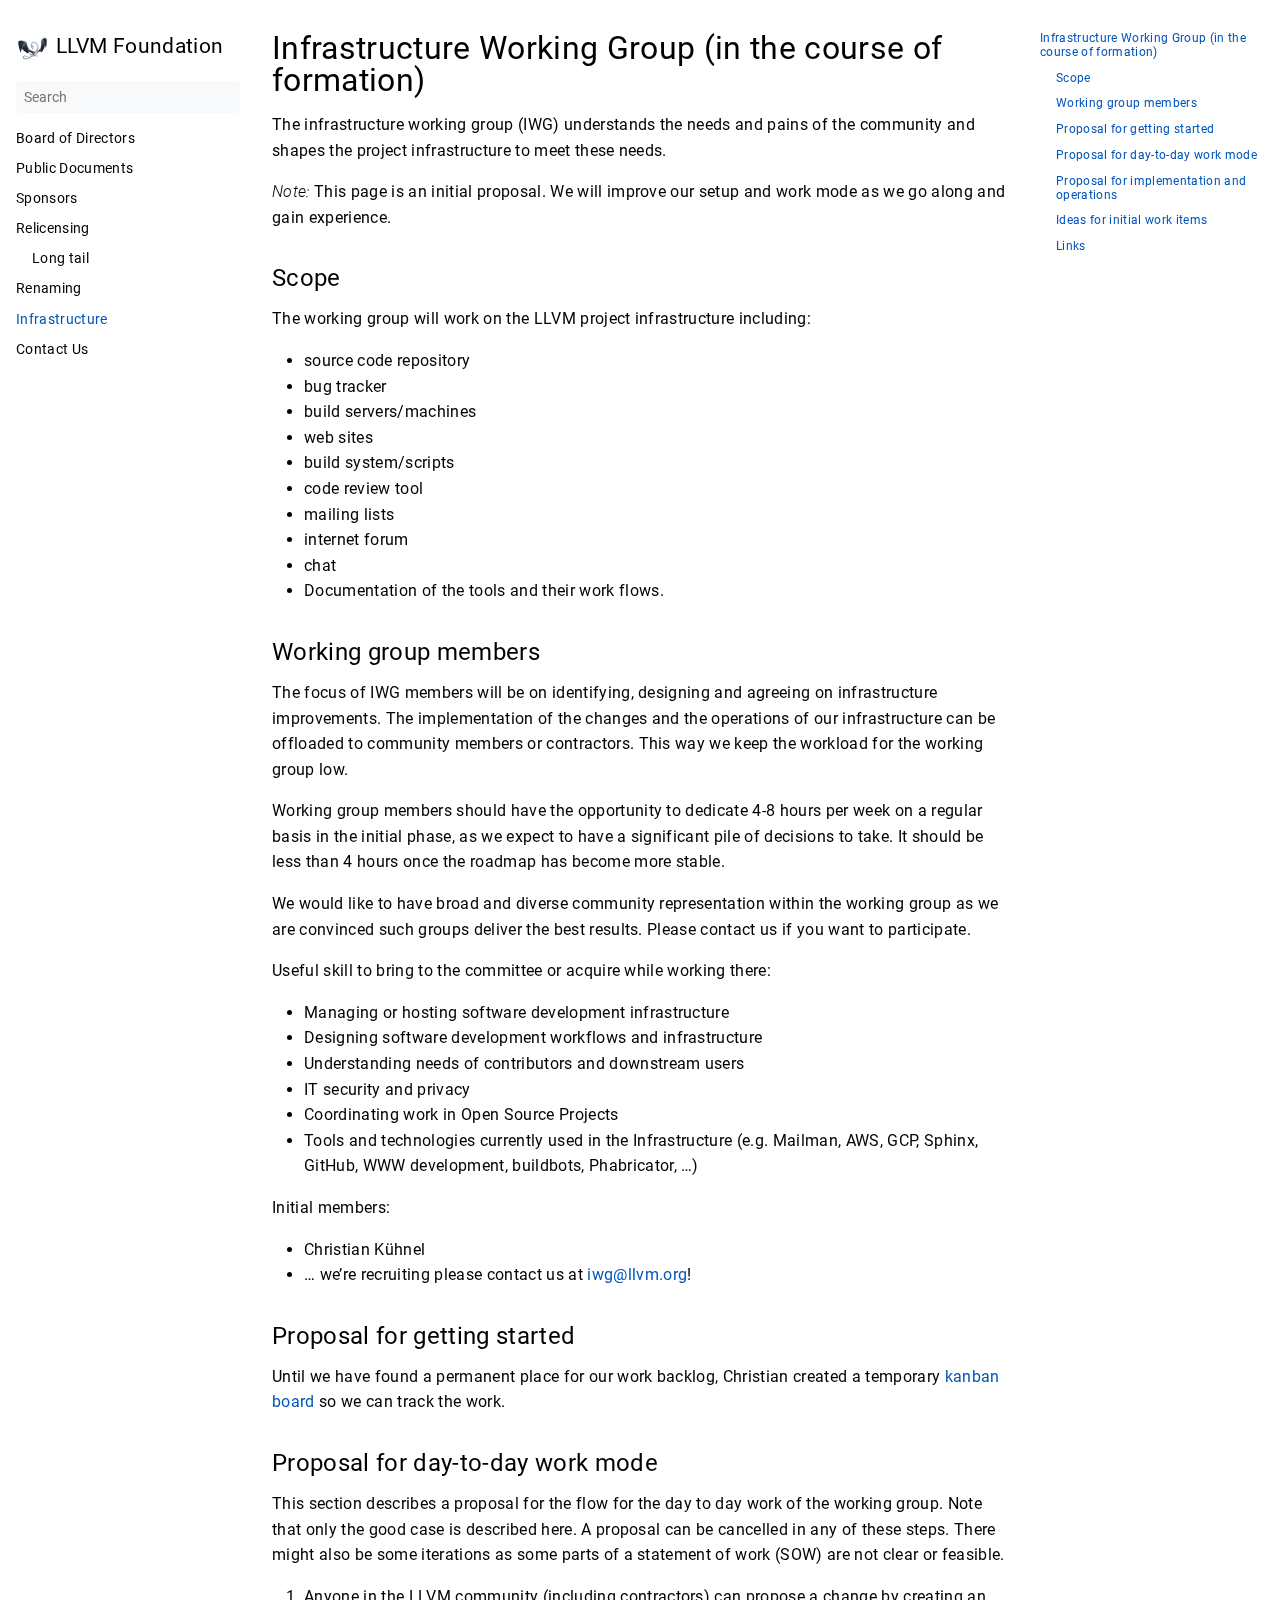
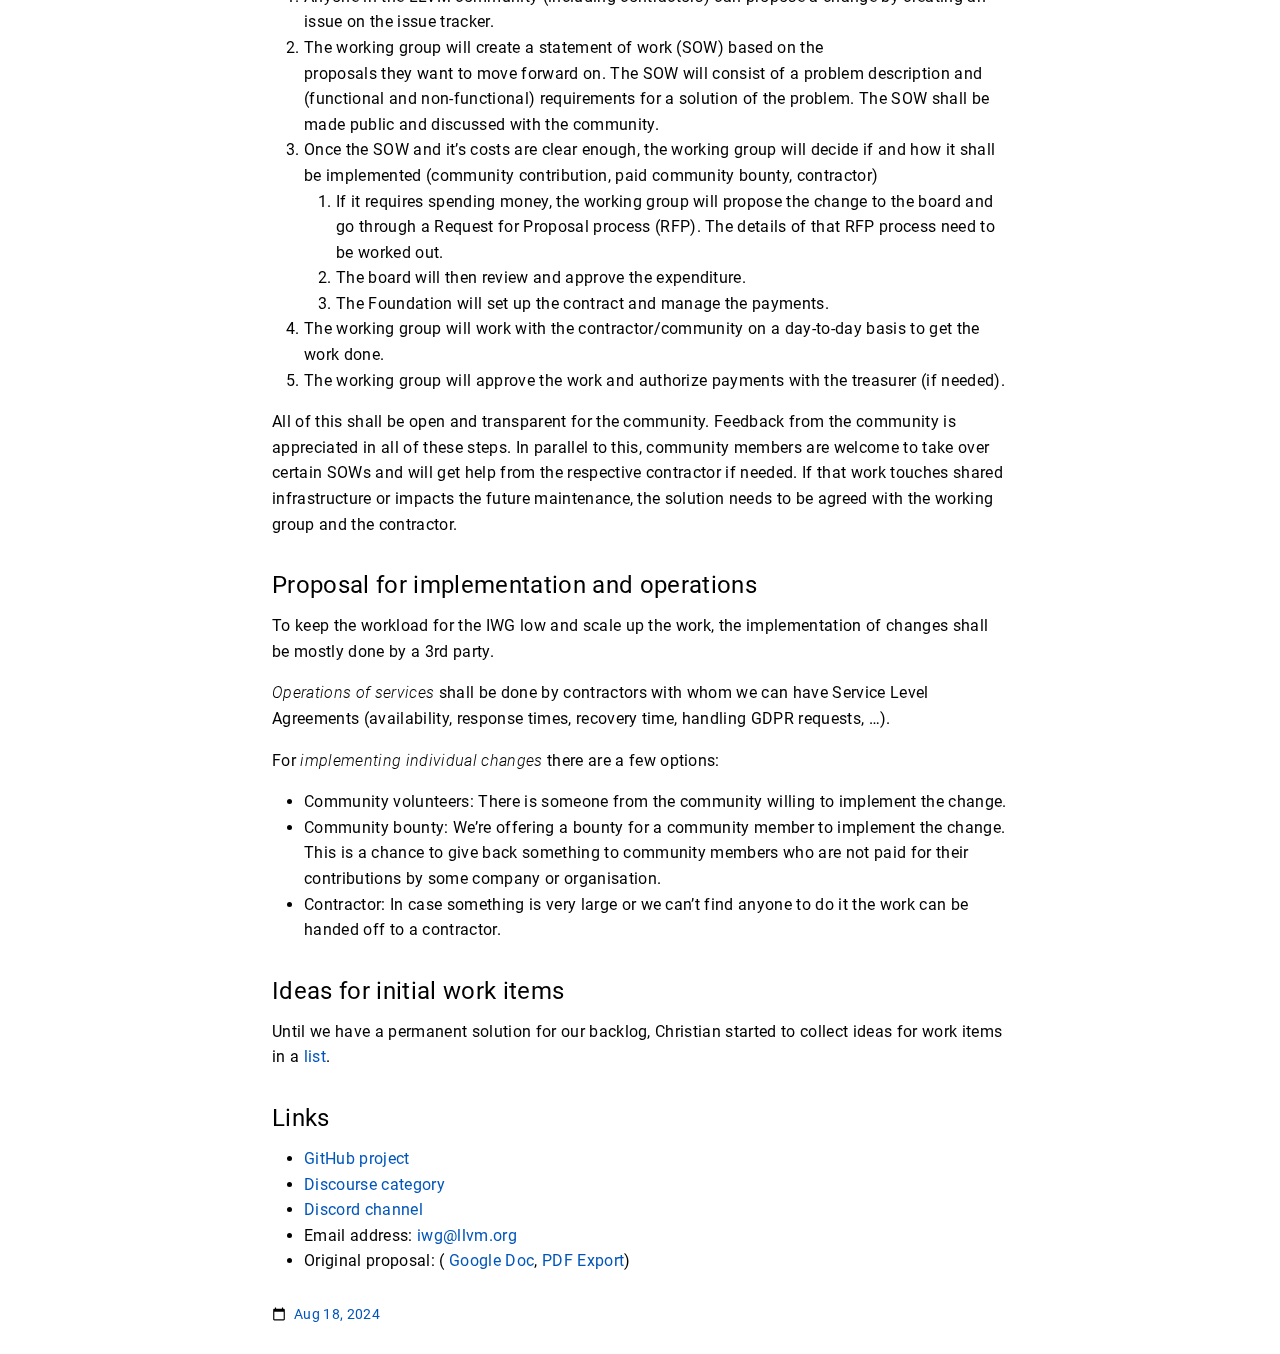
<file: docs/infrastructure-wg/index.html>
<!doctype html><html lang=en><head><meta charset=utf-8><meta name=viewport content="width=device-width,initial-scale=1"><meta name=description content="Infrastructure Working Group (in the course of formation) The infrastructure working group (IWG) understands the needs and pains of the community and shapes the project infrastructure to meet these needs.
Note: This page is an initial proposal. We will improve our setup and work mode as we go along and gain experience.
Scope The working group will work on the LLVM project infrastructure including:
 source code repository bug tracker build servers/machines web sites build system/scripts code review tool mailing lists internet forum chat Documentation of the tools and their work flows."><meta property="og:title" content="Infrastructure Working Group"><meta property="og:description" content="Infrastructure Working Group (in the course of formation) The infrastructure working group (IWG) understands the needs and pains of the community and shapes the project infrastructure to meet these needs.
Note: This page is an initial proposal. We will improve our setup and work mode as we go along and gain experience.
Scope The working group will work on the LLVM project infrastructure including:
 source code repository bug tracker build servers/machines web sites build system/scripts code review tool mailing lists internet forum chat Documentation of the tools and their work flows."><meta property="og:type" content="article"><meta property="og:url" content="https://foundation.llvm.org/docs/infrastructure-wg/"><meta property="article:modified_time" content="2024-08-18T18:11:17-04:00"><title>Infrastructure Working Group | LLVM Foundation</title><link rel=icon href=/favicon.png type=image/x-icon><link rel=stylesheet href=/book.min.915e4f047d9f1cd9a6300c996734a31937e0e43c15c79099c864c4683c065cee.css integrity="sha256-kV5PBH2fHNmmMAyZZzSjGTfg5DwVx5CZyGTEaDwGXO4="><script defer src=/en.search.min.0eb6bb6f970c22d39e8637fc0d021d6f6f8138c4d01c66b7de26b3ff4c735354.js integrity="sha256-Dra7b5cMItOehjf8DQIdb2+BOMTQHGa33iaz/0xzU1Q="></script></head><body><input type=checkbox class=hidden id=menu-control><main class="container flex"><aside class=book-menu><nav><h2 class=book-brand><a href=/><img src=/logo.png alt=Logo><span>LLVM Foundation</span></a></h2><div class=book-search><input type=text id=book-search-input placeholder=Search aria-label=Search maxlength=64 data-hotkeys=s/><div class="book-search-spinner spinner hidden"></div><ul id=book-search-results></ul></div><ul><li><p><a href=/docs/board/>Board of Directors</a></p></li><li><p><a href=/docs/public-docs/>Public Documents</a></p></li><li><p><a href=/docs/sponsors/>Sponsors</a></p></li><li><p><a href=/docs/relicensing/>Relicensing</a></p><ul><li><a href=/docs/relicensing_long_tail/>Long tail</a></li></ul></li><li><p><a href=/docs/branch-rename/>Renaming</a></p></li><li><p><a href=/docs/infrastructure-wg/ class=active>Infrastructure</a></p></li><li><p><a href=/>Contact Us</a></p></li></ul></nav><script>(function(){var menu=document.querySelector("aside.book-menu nav");addEventListener("beforeunload",function(event){localStorage.setItem("menu.scrollTop",menu.scrollTop);});menu.scrollTop=localStorage.getItem("menu.scrollTop");})();</script></aside><div class=book-page><header class=book-header><div class="flex align-center justify-between"><label for=menu-control><img src=/svg/menu.svg class=book-icon alt=Menu></label>
<strong>Infrastructure Working Group</strong>
<label for=toc-control><img src=/svg/toc.svg class=book-icon alt="Table of Contents"></label></div><input type=checkbox class=hidden id=toc-control><aside class="hidden clearfix"><nav id=TableOfContents><ul><li><a href=#infrastructure-working-group-in-the-course-of-formation>Infrastructure Working Group (in the course of formation)</a><ul><li><a href=#scope>Scope</a></li><li><a href=#working-group-members>Working group members</a></li><li><a href=#proposal-for-getting-started>Proposal for getting started</a></li><li><a href=#proposal-for-day-to-day-work-mode>Proposal for day-to-day work mode</a></li><li><a href=#proposal-for-implementation-and-operations>Proposal for implementation and operations</a></li><li><a href=#ideas-for-initial-work-items>Ideas for initial work items</a></li><li><a href=#links>Links</a></li></ul></li></ul></nav></aside></header><article class=markdown><h1 id=infrastructure-working-group-in-the-course-of-formation>Infrastructure Working Group (in the course of formation)</h1><p>The infrastructure working group (IWG) understands the needs and pains of the
community and shapes the project infrastructure to meet these needs.</p><p><em>Note:</em> This page is an initial proposal. We will improve our setup and work
mode as we go along and gain experience.</p><h2 id=scope>Scope</h2><p>The working group will work on the LLVM project infrastructure including:</p><ul><li>source code repository</li><li>bug tracker</li><li>build servers/machines</li><li>web sites</li><li>build system/scripts</li><li>code review tool</li><li>mailing lists</li><li>internet forum</li><li>chat</li><li>Documentation of the tools and their work flows.</li></ul><h2 id=working-group-members>Working group members</h2><p>The focus of IWG members will be on identifying, designing and agreeing on
infrastructure improvements. The implementation of the changes and the
operations of our infrastructure can be offloaded to community members or
contractors. This way we keep the workload for the working group low.</p><p>Working group members should have the opportunity to dedicate 4-8 hours per
week on a regular basis in the initial phase, as we expect to have a significant
pile of decisions to take. It should be less than 4 hours once the roadmap has
become more stable.</p><p>We would like to have broad and diverse community representation within the
working group as we are convinced such groups deliver the best results. Please
contact us if you want to participate.</p><p>Useful skill to bring to the committee or acquire while working there:</p><ul><li>Managing or hosting software development infrastructure</li><li>Designing software development workflows and infrastructure</li><li>Understanding needs of contributors and downstream users</li><li>IT security and privacy</li><li>Coordinating work in Open Source Projects</li><li>Tools and technologies currently used in the Infrastructure
(e.g. Mailman, AWS, GCP, Sphinx, GitHub, WWW development, buildbots,
Phabricator, &mldr;)</li></ul><p>Initial members:</p><ul><li>Christian Kühnel</li><li>&mldr; we&rsquo;re recruiting please contact us at
<a href=/>iwg@llvm.org</a>!</li></ul><h2 id=proposal-for-getting-started>Proposal for getting started</h2><p>Until we have found a permanent place for our work backlog, Christian
created a temporary
<a href=https://github.com/ChristianKuehnel/iwg-workspace/projects/1>kanban board</a>
so we can track the work.</p><h2 id=proposal-for-day-to-day-work-mode>Proposal for day-to-day work mode</h2><p>This section describes a proposal for the flow for the day to day work of the
working group. Note that only the good case is described here. A proposal can be
cancelled in any of these steps. There might also be some iterations as some
parts of a statement of work (SOW) are not clear or feasible.</p><ol><li>Anyone in the LLVM community (including contractors) can propose a change by
creating an issue on the issue tracker.</li><li>The working group will create a statement of work (SOW) based on the<br>proposals they want to move forward on. The SOW will consist of a problem
description and (functional and non-functional) requirements for a solution
of the problem. The SOW shall be made public and discussed with the
community.</li><li>Once the SOW and it’s costs are clear enough, the working group will decide
if and how it shall be implemented (community contribution, paid community
bounty, contractor)<ol><li>If it requires spending money, the working group will propose the change
to the board and go through a Request for Proposal process (RFP). The
details of that RFP process need to be worked out.</li><li>The board will then review and approve the expenditure.</li><li>The Foundation will set up the contract and manage the payments.</li></ol></li><li>The working group will work with the contractor/community on a day-to-day
basis to get the work done.</li><li>The working group will approve the work and authorize payments with the
treasurer (if needed).</li></ol><p>All of this shall be open and transparent for the community. Feedback from the
community is appreciated in all of these steps. In parallel to this, community
members are welcome to take over certain SOWs and will get help from the
respective contractor if needed. If that work touches shared infrastructure or
impacts the future maintenance, the solution needs to be agreed with the
working group and the contractor.</p><h2 id=proposal-for-implementation-and-operations>Proposal for implementation and operations</h2><p>To keep the workload for the IWG low and scale up the work, the implementation
of changes shall be mostly done by a 3rd party.</p><p><em>Operations of services</em> shall be done by contractors with whom we can have
Service Level Agreements (availability, response times, recovery time,
handling GDPR requests, &mldr;).</p><p>For <em>implementing individual changes</em> there are a few options:</p><ul><li>Community volunteers: There is someone from the community willing to
implement the change.</li><li>Community bounty: We&rsquo;re offering a bounty for a community member to implement
the change. This is a chance to give back something to community members
who are not paid for their contributions by some company or organisation.</li><li>Contractor: In case something is very large or we can&rsquo;t find anyone to do it
the work can be handed off to a contractor.</li></ul><h2 id=ideas-for-initial-work-items>Ideas for initial work items</h2><p>Until we have a permanent solution for our backlog, Christian started to collect
ideas for work items in a
<a href=https://github.com/ChristianKuehnel/iwg-workspace/blob/main/collection_of_work_items.md>list</a>.</p><h2 id=links>Links</h2><ul><li><a href=https://github.com/llvm/llvm-iwg>GitHub project</a></li><li><a href=https://llvm.discourse.group/c/infrastructure/iwg/42>Discourse category</a></li><li><a href=https://discord.com/channels/636084430946959380/802119671780081674>Discord channel</a></li><li>Email address:
<a href=/>iwg@llvm.org</a></li><li>Original proposal: (
<a href=https://docs.google.com/document/d/1T7dJ9DgrgaJHN1RZ5vhJJ2D9CBwMQl6lOdN41QPsnAg/>Google Doc</a>,
<a href=/static/documents/iwg/Proposal_Infrastructure_Working_Group_2020-01-11.pdf>PDF Export</a>)</li></ul></article><footer class=book-footer><div class="flex justify-between"><div><a class="flex align-center" href=https://github.com/llvm/llvm-foundation-www/commit/551ac959eea9b975a2b12c1057d94157d5e16068 title="Last modified by Kit Barton | Aug 18, 2024" target=_blank rel=noopener><img src=/svg/calendar.svg class=book-icon alt=Calendar>
<span>Aug 18, 2024</span></a></div></div></footer><label for=menu-control class="hidden book-menu-overlay"></label></div><aside class=book-toc><nav id=TableOfContents><ul><li><a href=#infrastructure-working-group-in-the-course-of-formation>Infrastructure Working Group (in the course of formation)</a><ul><li><a href=#scope>Scope</a></li><li><a href=#working-group-members>Working group members</a></li><li><a href=#proposal-for-getting-started>Proposal for getting started</a></li><li><a href=#proposal-for-day-to-day-work-mode>Proposal for day-to-day work mode</a></li><li><a href=#proposal-for-implementation-and-operations>Proposal for implementation and operations</a></li><li><a href=#ideas-for-initial-work-items>Ideas for initial work items</a></li><li><a href=#links>Links</a></li></ul></li></ul></nav></aside></main></body></html>
</file>
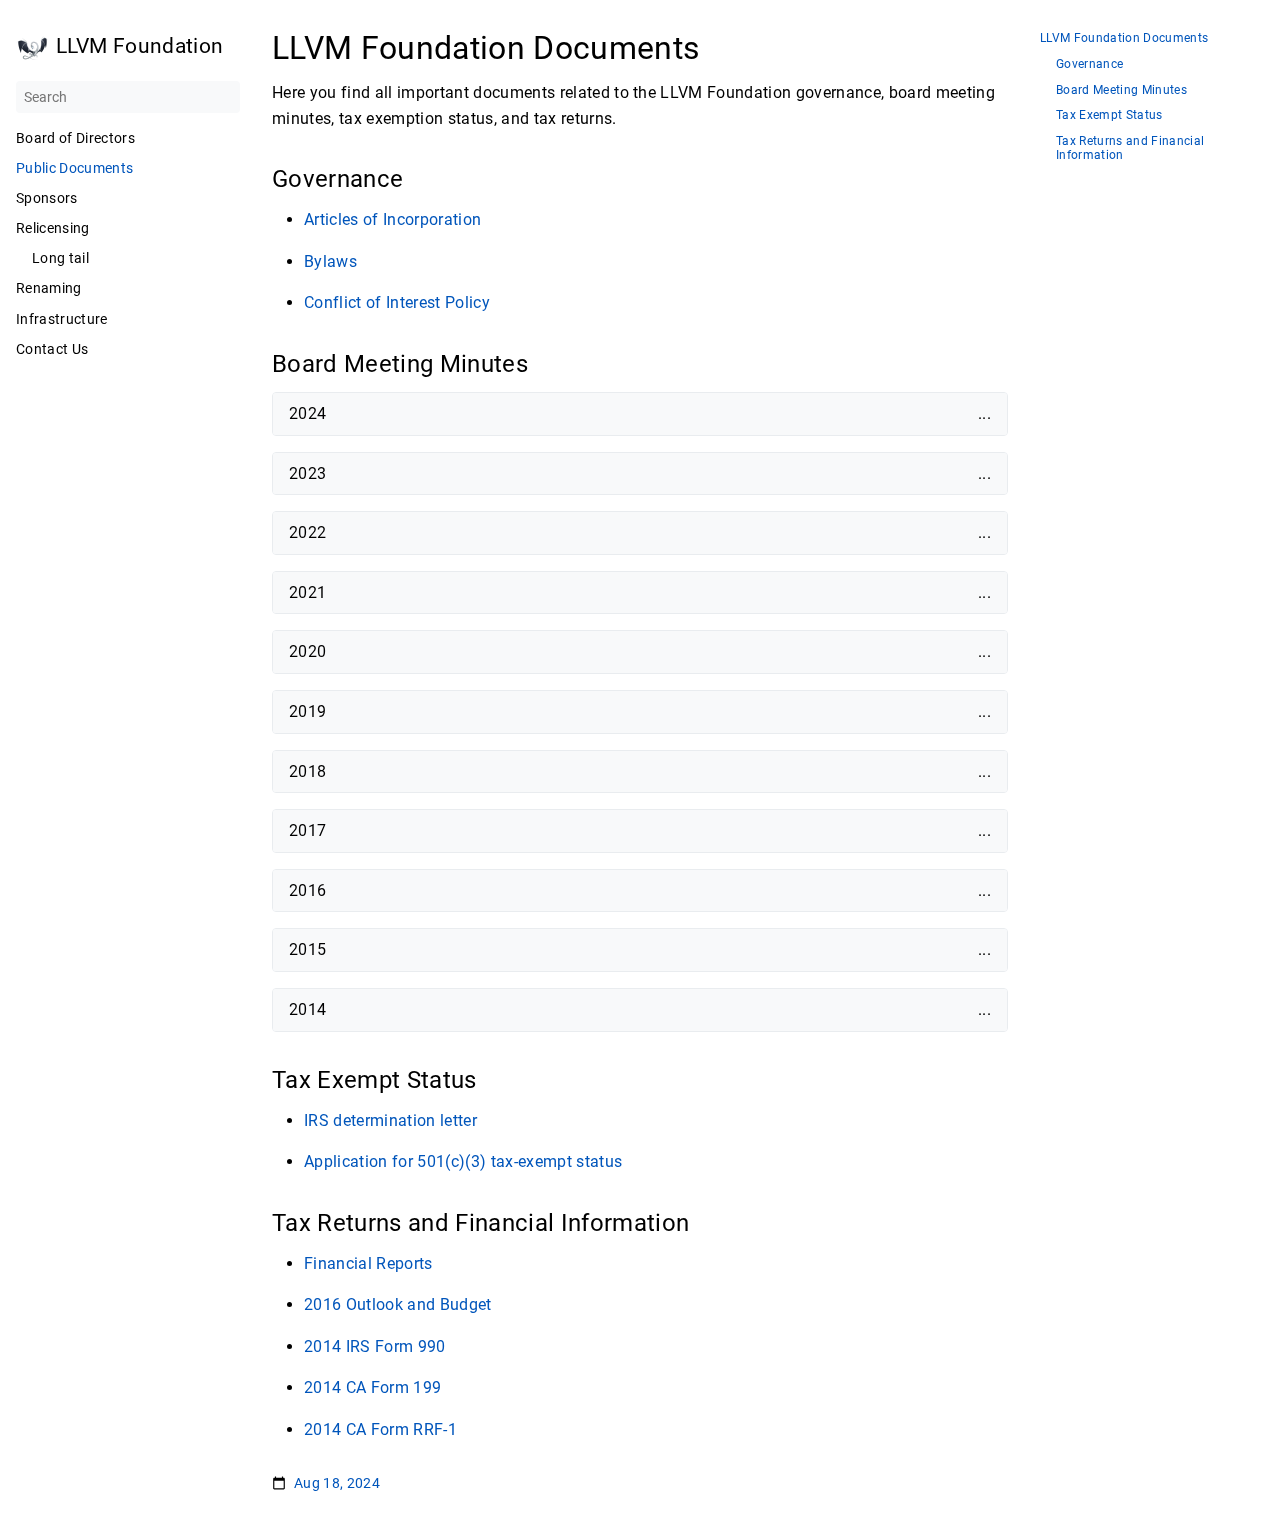
<file: docs/public-docs/index.html>
<!doctype html><html lang=en><head><meta charset=utf-8><meta name=viewport content="width=device-width,initial-scale=1"><meta name=description content="LLVM Foundation Documents Here you find all important documents related to the LLVM Foundation governance, board meeting minutes, tax exemption status, and tax returns.
Governance    Articles of Incorporation
   Bylaws
   Conflict of Interest Policy
  Board Meeting Minutes  2024 ...    July 19, 2024
  June 7, 2024
  April 5, 2024
  March 1, 2024"><meta property="og:title" content="Public Documents"><meta property="og:description" content="LLVM Foundation Documents Here you find all important documents related to the LLVM Foundation governance, board meeting minutes, tax exemption status, and tax returns.
Governance    Articles of Incorporation
   Bylaws
   Conflict of Interest Policy
  Board Meeting Minutes  2024 ...    July 19, 2024
  June 7, 2024
  April 5, 2024
  March 1, 2024"><meta property="og:type" content="article"><meta property="og:url" content="https://foundation.llvm.org/docs/public-docs/"><meta property="article:modified_time" content="2024-08-18T18:11:17-04:00"><title>Public Documents | LLVM Foundation</title><link rel=icon href=/favicon.png type=image/x-icon><link rel=stylesheet href=/book.min.915e4f047d9f1cd9a6300c996734a31937e0e43c15c79099c864c4683c065cee.css integrity="sha256-kV5PBH2fHNmmMAyZZzSjGTfg5DwVx5CZyGTEaDwGXO4="><script defer src=/en.search.min.0eb6bb6f970c22d39e8637fc0d021d6f6f8138c4d01c66b7de26b3ff4c735354.js integrity="sha256-Dra7b5cMItOehjf8DQIdb2+BOMTQHGa33iaz/0xzU1Q="></script></head><body><input type=checkbox class=hidden id=menu-control><main class="container flex"><aside class=book-menu><nav><h2 class=book-brand><a href=/><img src=/logo.png alt=Logo><span>LLVM Foundation</span></a></h2><div class=book-search><input type=text id=book-search-input placeholder=Search aria-label=Search maxlength=64 data-hotkeys=s/><div class="book-search-spinner spinner hidden"></div><ul id=book-search-results></ul></div><ul><li><p><a href=/docs/board/>Board of Directors</a></p></li><li><p><a href=/docs/public-docs/ class=active>Public Documents</a></p></li><li><p><a href=/docs/sponsors/>Sponsors</a></p></li><li><p><a href=/docs/relicensing/>Relicensing</a></p><ul><li><a href=/docs/relicensing_long_tail/>Long tail</a></li></ul></li><li><p><a href=/docs/branch-rename/>Renaming</a></p></li><li><p><a href=/docs/infrastructure-wg/>Infrastructure</a></p></li><li><p><a href=/>Contact Us</a></p></li></ul></nav><script>(function(){var menu=document.querySelector("aside.book-menu nav");addEventListener("beforeunload",function(event){localStorage.setItem("menu.scrollTop",menu.scrollTop);});menu.scrollTop=localStorage.getItem("menu.scrollTop");})();</script></aside><div class=book-page><header class=book-header><div class="flex align-center justify-between"><label for=menu-control><img src=/svg/menu.svg class=book-icon alt=Menu></label>
<strong>Public Documents</strong>
<label for=toc-control><img src=/svg/toc.svg class=book-icon alt="Table of Contents"></label></div><input type=checkbox class=hidden id=toc-control><aside class="hidden clearfix"><nav id=TableOfContents><ul><li><a href=#llvm-foundation-documents>LLVM Foundation Documents</a><ul><li><a href=#governance>Governance</a></li><li><a href=#board-meeting-minutes>Board Meeting Minutes</a></li><li><a href=#tax-exempt-status>Tax Exempt Status</a></li><li><a href=#tax-returns-and-financial-information>Tax Returns and Financial Information</a></li></ul></li></ul></nav></aside></header><article class=markdown><h1 id=llvm-foundation-documents>LLVM Foundation Documents</h1><p>Here you find all important documents related to the LLVM Foundation governance,
board meeting minutes, tax exemption status, and tax returns.</p><h2 id=governance>Governance</h2><ul><li><p><a href=/documents/other/CertifiedAR-Articles-of-Incorporation.pdf>Articles of Incorporation</a></p></li><li><p><a href=/documents/other/LLVMF-Bylaws.pdf>Bylaws</a></p></li><li><p><a href=/documents/other/LLVMF-Conflict-of-Interest-Policy-00591778-2.pdf>Conflict of Interest Policy</a></p></li></ul><h2 id=board-meeting-minutes>Board Meeting Minutes</h2><div class=book-expand><label><div class="book-expand-head flex justify-between"><span>2024</span>
<span>...</span></div><input type=checkbox class=hidden><div class="book-expand-content markdown-inner"><ul><li><p><a href=/documents/minutes/2024-07-19-Meeting-Minutes.pdf>July 19, 2024</a></p></li><li><p><a href=/documents/minutes/2024-06-07-Meeting-Minutes.pdf>June 7, 2024</a></p></li><li><p><a href=/documents/minutes/2024-04-05-Meeting-Minutes.pdf>April 5, 2024</a></p></li><li><p><a href=/documents/minutes/2024-03-01-Meeting-Minutes.pdf>March 1, 2024</a></p></li><li><p><a href=/documents/minutes/2024-02-02-Meeting-Minutes.pdf>February 2, 2024</a></p></li></ul></div></label></div><div class=book-expand><label><div class="book-expand-head flex justify-between"><span>2023</span>
<span>...</span></div><input type=checkbox class=hidden><div class="book-expand-content markdown-inner"><ul><li><p><a href=/documents/minutes/2023-12-08-Meeting-Minutes.pdf>December 8, 2023</a></p></li><li><p><a href=/documents/minutes/2023-11-03-Meeting-Minutes.pdf>November 3, 2023</a></p></li><li><p><a href=/documents/minutes/2023-10-06-Meeting-Minutes.pdf>October 6, 2023</a></p></li><li><p><a href=/documents/minutes/2023-09-08-Meeting-Minutes.pdf>September 8, 2023</a></p></li><li><p><a href=/documents/minutes/2023-08-04-Meeting-Minutes.pdf>August 4, 2023</a></p></li><li><p><a href=/documents/minutes/2023-07-14-Meeting-Minutes.pdf>July 14, 2023</a></p></li><li><p><a href=/documents/minutes/2023-05-26-Meeting-Minutes.pdf>May 26, 2023</a></p></li><li><p><a href=/documents/minutes/2023-04-07-Meeting-Minutes.pdf>April 7, 2023</a></p></li><li><p><a href=/documents/minutes/2023-03-03-Meeting-Minutes.pdf>March 3, 2023</a></p></li><li><p><a href=/documents/minutes/2023-02-03-Meeting-Minutes.pdf>February 3, 2023</a></p></li><li><p><a href=/documents/minutes/2023-01-13-Meeting-Minutes.pdf>January 13, 2023</a></p></li></ul></div></label></div><div class=book-expand><label><div class="book-expand-head flex justify-between"><span>2022</span>
<span>...</span></div><input type=checkbox class=hidden><div class="book-expand-content markdown-inner"><ul><li><p><a href=/documents/minutes/2022-12-02-Meeting-Minutes.pdf>December 2, 2022</a></p></li><li><p><a href=/documents/minutes/2022-11-04-Meeting-Minutes.pdf>November 4, 2022</a></p></li><li><p><a href=/documents/minutes/2022-10-07-Meeting-Minutes.pdf>October 7, 2022</a></p></li><li><p><a href=/documents/minutes/2022-09-07-Meeting-Minutes.pdf>September 9, 2022</a></p></li><li><p><a href=/documents/minutes/2022-08-05-Meeting-Minutes.pdf>August 5, 2022</a></p></li><li><p><a href=/documents/minutes/2022-07-08-Meeting-Minutes.pdf>July 8, 2022</a></p></li><li><p><a href=/documents/minutes/2022-06-03-Meeting-Minutes.pdf>June 3, 2022</a></p></li><li><p><a href=/documents/minutes/2022-05-06-Meeting-Minutes.pdf>May 6, 2022</a></p></li><li><p><a href=/documents/minutes/2022-04-01-Meeting-Minutes.pdf>April 1, 2022</a></p></li><li><p><a href=/documents/minutes/2022-03-04-Meeting-Minutes.pdf>March 4, 2022</a></p></li><li><p><a href=/documents/minutes/2022-02-04-Meeting-Minutes.pdf>February 4, 2022</a></p></li><li><p><a href=/documents/minutes/2022-01-07-Meeting-Minutes.pdf>January 7, 2022</a></p></li></ul></div></label></div><div class=book-expand><label><div class="book-expand-head flex justify-between"><span>2021</span>
<span>...</span></div><input type=checkbox class=hidden><div class="book-expand-content markdown-inner"><ul><li><p><a href=/documents/minutes/2021-12-08-Meeting-Minutes.pdf>December 8, 2021</a></p></li><li><p><a href=/documents/minutes/2021-11-03-Meeting-Minutes.pdf>November 3, 2021</a></p></li><li><p><a href=/documents/minutes/2021-10-01-Meeting-Minutes.pdf>October 1, 2021</a></p></li><li><p><a href=/documents/minutes/2021-09-03-Meeting-Minutes.pdf>September 3, 2021</a></p></li><li><p><a href=/documents/minutes/2021-08-04-Meeting-Minutes.pdf>August 4, 20201</a></p></li><li><p><a href=/documents/minutes/2021-07-02-Meeting-Minutes.pdf>July 2, 2021</a></p></li><li><p><a href=/documents/minutes/2021-06-05-Meeting-Minutes.pdf>June 3, 2021</a></p></li><li><p><a href=/documents/minutes/2021-05-07-Meeting-Minutes.pdf>May 7, 2021</a></p></li><li><p><a href=/documents/minutes/2021-04-09-Meeting-Minutes.pdf>April 9, 2021</a></p></li><li><p><a href=/documents/minutes/2021-03-05-Meeting-Minutes.pdf>March 5, 2021</a></p></li><li><p><a href=/documents/minutes/2021-02-05-Meeting-Minutes.pdf>February 5, 2021</a></p></li><li><p><a href=/documents/minutes/2021-01-08-Meeting-Minutes.pdf>January 8, 2021</a></p></li></ul></div></label></div><div class=book-expand><label><div class="book-expand-head flex justify-between"><span>2020</span>
<span>...</span></div><input type=checkbox class=hidden><div class="book-expand-content markdown-inner"><ul><li><p><a href=/documents/minutes/2020-12-04-Meeting-Minutes.pdf>December 12, 2020</a></p></li><li><p><a href=/documents/minutes/2020-11-06-Meeting-Minutes.pdf>November 6, 2020</a></p></li><li><p><a href=/documents/minutes/2020-10-02-Meeting-Minutes.pdf>October 2, 2020</a></p></li><li><p><a href=/documents/minutes/2020-09-04-Meeting-Minutes.pdf>September 4, 2020</a></p></li><li><p><a href=/documents/minutes/2020-08-07.pdf>August 7, 2020</a></p></li><li><p><a href=/documents/minutes/2020-07-10.pdf>July 10, 2020</a></p></li><li><p><a href=/documents/minutes/2020-06-05.pdf>June 5, 2020</a></p></li><li><p><a href=/documents/minutes/2020-05-01.pdf>May 1, 2020</a></p></li><li><p><a href=/documents/minutes/2020-04-03.pdf>April 3, 2020</a></p></li><li><p><a href=/documents/minutes/2020-03-06.pdf>March 6, 2020</a></p></li><li><p><a href=/documents/minutes/2020-02-07.pdf>February 7, 2020</a></p></li><li><p><a href=/documents/minutes/2020-01-10-LLVMFoundation-BoardMeetingMinutes.pdf>January 10, 2020</a></p></li></ul></div></label></div><div class=book-expand><label><div class="book-expand-head flex justify-between"><span>2019</span>
<span>...</span></div><input type=checkbox class=hidden><div class="book-expand-content markdown-inner"><ul><li><p><a href=/documents/minutes/2019-12-06-LLVMFoundation-BoardMeetingMinutes.pdf>December 6, 2019</a></p></li><li><p><a href=/documents/minutes/2019-11-01-LLVMFoundation-BoardMeetingMinutes.pdf>November 1,2019</a></p></li><li><p>No Meeting in October due to Developers&rsquo; Meeting</p></li><li><p><a href=/documents/minutes/2019-09-06-LLVMFoundation-BoardMeetingMinutes.pdf>September 6, 2019</a></p></li><li><p><a href=/documents/minutes/2019-08-02-LLVMFoundation-BoardMeetingMinutes.pdf>August 2, 2019</a></p></li><li><p>July 12, 2019 &ndash; no minutes were taken at this meeting</p></li><li><p><a href=/documents/minutes/2019-06-14.pdf>June 14, 2019</a></p></li><li><p><a href=/documents/minutes/2019-05-03.pdf>May 3, 2019</a></p></li><li><p>no meeting in April 2019</p></li><li><p>no meeting in March 2019</p></li><li><p><a href=/documents/minutes/2019-02-01.pdf>February 1, 2019</a></p></li><li><p><a href=/documents/minutes/2019-01-11.pdf>January 11, 2019</a></p></li></ul></div></label></div><div class=book-expand><label><div class="book-expand-head flex justify-between"><span>2018</span>
<span>...</span></div><input type=checkbox class=hidden><div class="book-expand-content markdown-inner"><ul><li><p>no meeting in December 2018</p></li><li><p><a href=/documents/minutes/2018-11-02.pdf>November 2, 2018</a></p></li><li><p><a href=/documents/minutes/2018-10-05.pdf>October 5, 2018</a></p></li><li><p><a href=/documents/minutes/2018-09-14.pdf>September 14, 2018</a></p></li><li><p><a href=/documents/minutes/2018-08-03.pdf>August 3, 2018</a></p></li><li><p><a href=/documents/minutes/2018-07-09-LLVMFoundationBoardMinutes.pdf>July 9, 2018</a></p></li><li><p><a href=/documents/minutes/2018-06-01-LLVMFoundationBoardMinutes.pdf>June 1, 2018</a></p></li><li><p><a href=/documents/minutes/2018-03-02.pdf>March 2, 2018</a></p></li><li><p><a href=/documents/minutes/2018-01-19.pdf>January 19, 2018</a></p></li></ul></div></label></div><div class=book-expand><label><div class="book-expand-head flex justify-between"><span>2017</span>
<span>...</span></div><input type=checkbox class=hidden><div class="book-expand-content markdown-inner"><ul><li><p><a href=/documents/minutes/2017-11-03-LLVMFoundationBoardMinutes.pdf>November 3, 2017</a></p></li><li><p><a href=/documents/minutes/2017-09-08.pdf>September 8, 2017</a></p></li><li><p><a href=/documents/minutes/2017-08-04.pdf>August 4, 2017</a></p></li><li><p><a href=/documents/minutes/2017-06-23.pdf>June 23, 2017</a></p></li><li><p><a href=/documents/minutes/2017-05-05.pdf>May 5, 2017</a></p></li><li><p><a href=/documents/minutes/2017-04-07.pdf>April 7, 2017</a></p></li><li><p><a href=/documents/minutes/2017-03-03.pdf>March 3, 2017</a></p></li><li><p><a href=/documents/minutes/2017-02-03.pdf>February 3, 2017</a></p></li><li><p><a href=/documents/minutes/2017-01-13.pdf>January 13, 2017</a></p></li></ul></div></label></div><div class=book-expand><label><div class="book-expand-head flex justify-between"><span>2016</span>
<span>...</span></div><input type=checkbox class=hidden><div class="book-expand-content markdown-inner"><ul><li><p><a href=/documents/minutes/2016-10-07.pdf>October 7, 2016</a></p></li><li><p><a href=/documents/minutes/2016-09-09.txt>September 9, 2016</a></p></li><li><p><a href=/documents/minutes/2016-08-05.txt>August 5, 2016</a></p></li><li><p><a href=/documents/minutes/2016-07-08.txt>July 8, 2016</a></p></li><li><p><a href=/documents/minutes/2016-06-03.txt>June 3, 2016</a></p></li><li><p><a href=/documents/minutes/2016-05-10.txt>May 10, 2016</a></p></li><li><p><a href=/documents/minutes/2016-03-04.pdf>March 4, 2016</a></p></li><li><p><a href=/documents/minutes/2016-02-05.pdf>February 5, 2016</a></p></li></ul></div></label></div><div class=book-expand><label><div class="book-expand-head flex justify-between"><span>2015</span>
<span>...</span></div><input type=checkbox class=hidden><div class="book-expand-content markdown-inner"><ul><li><p><a href=/documents/minutes/2015-12-04.pdf>December 4, 2015</a></p></li><li><p><a href=/documents/minutes/2015-10-02.pdf>October 2, 2015</a></p></li><li><p><a href=/documents/minutes/2015-08-07.pdf>August 7, 2015</a></p></li><li><p><a href=/documents/minutes/2015-06-25.pdf>June 25, 2015</a></p></li><li><p><a href=/documents/minutes/2015-06-05.pdf>June 5, 2015</a></p></li><li><p><a href=/documents/minutes/2015-05-08.pdf>May 8, 2015</a></p></li><li><p><a href=/documents/minutes/2015-04-03.pdf>April 3, 2015</a></p></li><li><p><a href=/documents/minutes/2015-03-06.pdf>March 6, 2015</a></p></li><li><p><a href=/documents/minutes/2015-01-09.pdf>January 9, 2015</a></p></li></ul></div></label></div><div class=book-expand><label><div class="book-expand-head flex justify-between"><span>2014</span>
<span>...</span></div><input type=checkbox class=hidden><div class="book-expand-content markdown-inner"><ul><li><p><a href=/documents/minutes/2014-11-25.pdf>November 25, 2014</a></p></li><li><p><a href=/documents/minutes/2014-08-15.pdf>August 15, 2014</a></p></li></ul></div></label></div><h2 id=tax-exempt-status>Tax Exempt Status</h2><ul><li><p><a href=/documents/other/LLVMFoundation-DeterminationLetter.pdf>IRS determination letter</a></p></li><li><p><a href=/documents/other/LLVMFoundation-1023.pdf>Application for 501(c)(3) tax-exempt status</a></p></li></ul><h2 id=tax-returns-and-financial-information>Tax Returns and Financial Information</h2><ul><li><p><a href=/docs/finance/>Financial Reports</a></p></li><li><p><a href=/documents/other/2016-LLVMFoundation-Outlook-Budget.pdf>2016 Outlook and Budget</a></p></li><li><p><a href=/documents/other/2014-LLVMFoundation990.pdf>2014 IRS Form 990</a></p></li><li><p><a href=/documents/other/2014-LLVMFoundationCA199.pdf>2014 CA Form 199</a></p></li><li><p><a href=/documents/other/2014-LLVMFoundationRRF-1.pdf>2014 CA Form RRF-1</a></p></li></ul></article><footer class=book-footer><div class="flex justify-between"><div><a class="flex align-center" href=https://github.com/llvm/llvm-foundation-www/commit/551ac959eea9b975a2b12c1057d94157d5e16068 title="Last modified by Kit Barton | Aug 18, 2024" target=_blank rel=noopener><img src=/svg/calendar.svg class=book-icon alt=Calendar>
<span>Aug 18, 2024</span></a></div></div></footer><label for=menu-control class="hidden book-menu-overlay"></label></div><aside class=book-toc><nav id=TableOfContents><ul><li><a href=#llvm-foundation-documents>LLVM Foundation Documents</a><ul><li><a href=#governance>Governance</a></li><li><a href=#board-meeting-minutes>Board Meeting Minutes</a></li><li><a href=#tax-exempt-status>Tax Exempt Status</a></li><li><a href=#tax-returns-and-financial-information>Tax Returns and Financial Information</a></li></ul></li></ul></nav></aside></main></body></html>
</file>
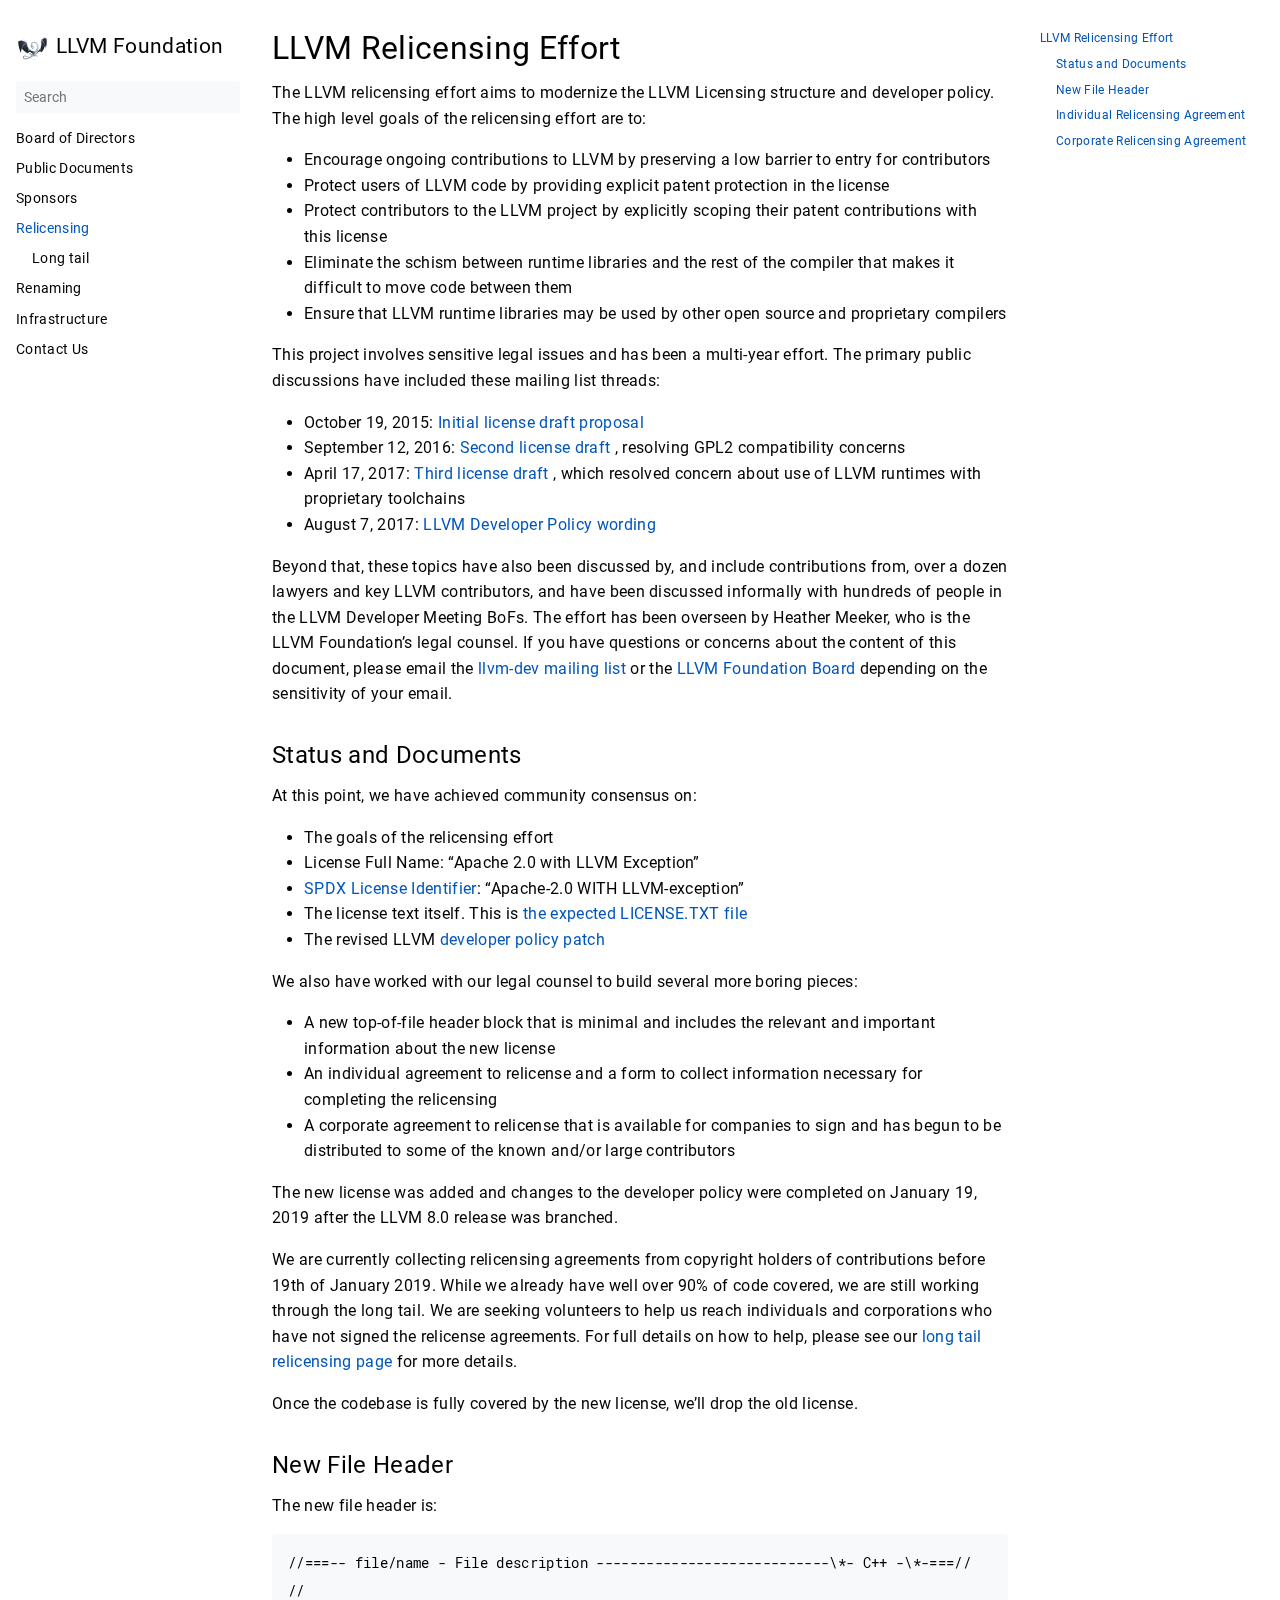
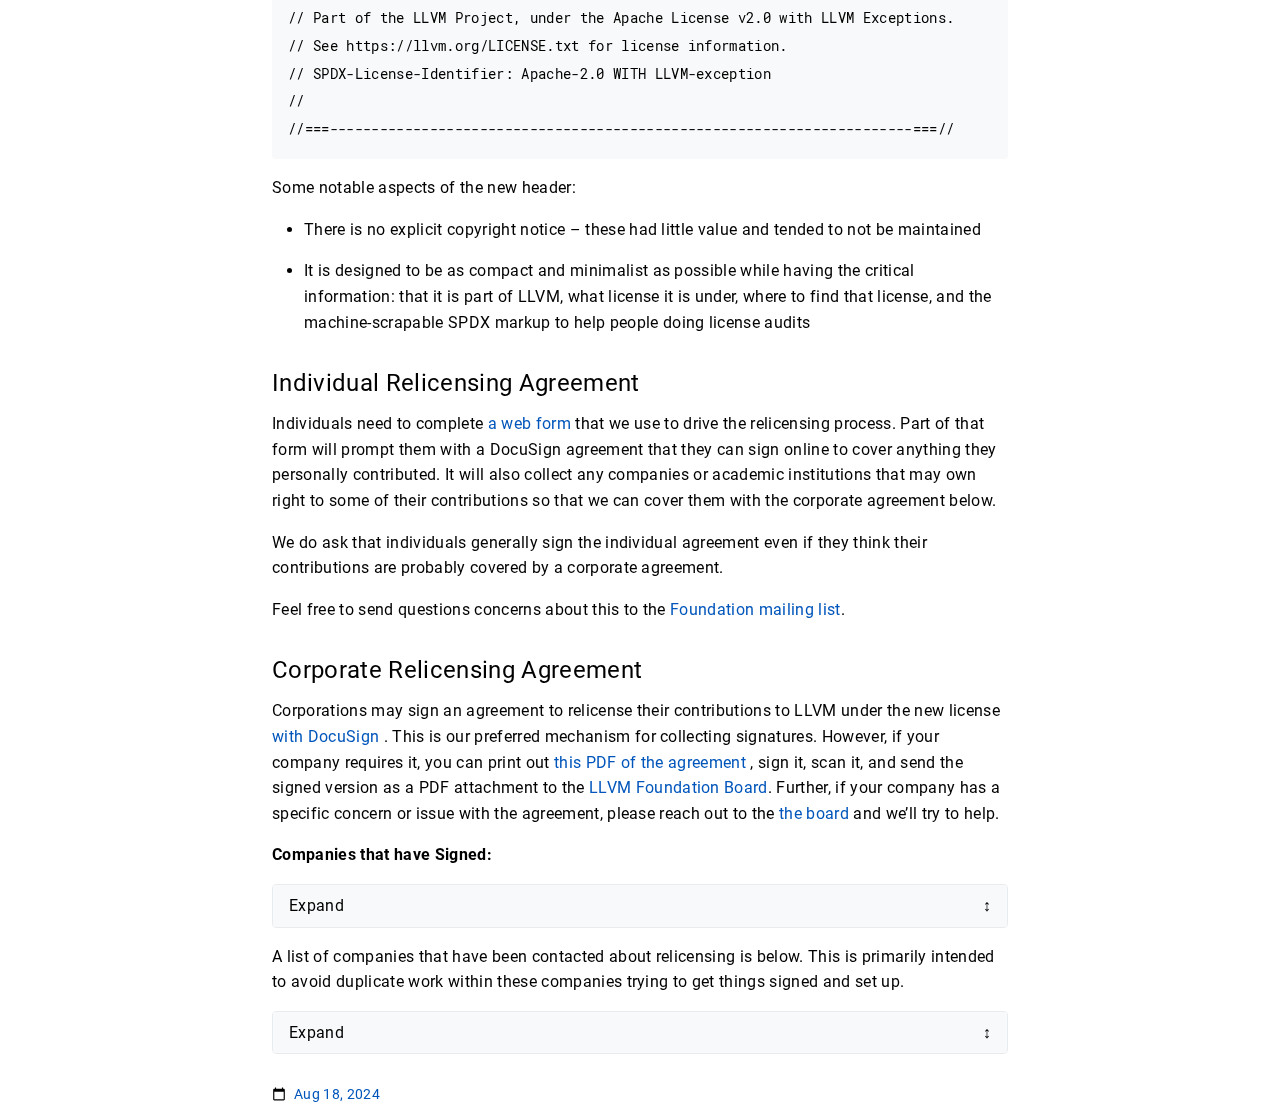
<file: docs/relicensing/index.html>
<!doctype html><html lang=en><head><meta charset=utf-8><meta name=viewport content="width=device-width,initial-scale=1"><meta name=description content="LLVM Relicensing Effort The LLVM relicensing effort aims to modernize the LLVM Licensing structure and developer policy. The high level goals of the relicensing effort are to:
 Encourage ongoing contributions to LLVM by preserving a low barrier to entry for contributors Protect users of LLVM code by providing explicit patent protection in the license Protect contributors to the LLVM project by explicitly scoping their patent contributions with this license Eliminate the schism between runtime libraries and the rest of the compiler that makes it difficult to move code between them Ensure that LLVM runtime libraries may be used by other open source and proprietary compilers  This project involves sensitive legal issues and has been a multi-year effort."><meta property="og:title" content="Relicensing"><meta property="og:description" content="LLVM Relicensing Effort The LLVM relicensing effort aims to modernize the LLVM Licensing structure and developer policy. The high level goals of the relicensing effort are to:
 Encourage ongoing contributions to LLVM by preserving a low barrier to entry for contributors Protect users of LLVM code by providing explicit patent protection in the license Protect contributors to the LLVM project by explicitly scoping their patent contributions with this license Eliminate the schism between runtime libraries and the rest of the compiler that makes it difficult to move code between them Ensure that LLVM runtime libraries may be used by other open source and proprietary compilers  This project involves sensitive legal issues and has been a multi-year effort."><meta property="og:type" content="article"><meta property="og:url" content="https://foundation.llvm.org/docs/relicensing/"><meta property="article:modified_time" content="2024-08-18T18:11:17-04:00"><title>Relicensing | LLVM Foundation</title><link rel=icon href=/favicon.png type=image/x-icon><link rel=stylesheet href=/book.min.915e4f047d9f1cd9a6300c996734a31937e0e43c15c79099c864c4683c065cee.css integrity="sha256-kV5PBH2fHNmmMAyZZzSjGTfg5DwVx5CZyGTEaDwGXO4="><script defer src=/en.search.min.0eb6bb6f970c22d39e8637fc0d021d6f6f8138c4d01c66b7de26b3ff4c735354.js integrity="sha256-Dra7b5cMItOehjf8DQIdb2+BOMTQHGa33iaz/0xzU1Q="></script></head><body><input type=checkbox class=hidden id=menu-control><main class="container flex"><aside class=book-menu><nav><h2 class=book-brand><a href=/><img src=/logo.png alt=Logo><span>LLVM Foundation</span></a></h2><div class=book-search><input type=text id=book-search-input placeholder=Search aria-label=Search maxlength=64 data-hotkeys=s/><div class="book-search-spinner spinner hidden"></div><ul id=book-search-results></ul></div><ul><li><p><a href=/docs/board/>Board of Directors</a></p></li><li><p><a href=/docs/public-docs/>Public Documents</a></p></li><li><p><a href=/docs/sponsors/>Sponsors</a></p></li><li><p><a href=/docs/relicensing/ class=active>Relicensing</a></p><ul><li><a href=/docs/relicensing_long_tail/>Long tail</a></li></ul></li><li><p><a href=/docs/branch-rename/>Renaming</a></p></li><li><p><a href=/docs/infrastructure-wg/>Infrastructure</a></p></li><li><p><a href=/>Contact Us</a></p></li></ul></nav><script>(function(){var menu=document.querySelector("aside.book-menu nav");addEventListener("beforeunload",function(event){localStorage.setItem("menu.scrollTop",menu.scrollTop);});menu.scrollTop=localStorage.getItem("menu.scrollTop");})();</script></aside><div class=book-page><header class=book-header><div class="flex align-center justify-between"><label for=menu-control><img src=/svg/menu.svg class=book-icon alt=Menu></label>
<strong>Relicensing</strong>
<label for=toc-control><img src=/svg/toc.svg class=book-icon alt="Table of Contents"></label></div><input type=checkbox class=hidden id=toc-control><aside class="hidden clearfix"><nav id=TableOfContents><ul><li><a href=#llvm-relicensing-effort>LLVM Relicensing Effort</a><ul><li><a href=#status-and-documents>Status and Documents</a></li><li><a href=#new-file-header>New File Header</a></li><li><a href=#individual-relicensing-agreement>Individual Relicensing Agreement</a></li><li><a href=#corporate-relicensing-agreement>Corporate Relicensing Agreement</a></li></ul></li></ul></nav></aside></header><article class=markdown><h1 id=llvm-relicensing-effort>LLVM Relicensing Effort</h1><p>The LLVM relicensing effort aims to modernize the LLVM Licensing structure and
developer policy. The high level goals of the relicensing effort are to:</p><ul><li>Encourage ongoing contributions to LLVM by preserving a low barrier to entry
for contributors</li><li>Protect users of LLVM code by providing explicit patent protection in the
license</li><li>Protect contributors to the LLVM project by explicitly scoping their patent
contributions with this license</li><li>Eliminate the schism between runtime libraries and the rest of the compiler
that makes it difficult to move code between them</li><li>Ensure that LLVM runtime libraries may be used by other open source and
proprietary compilers</li></ul><p>This project involves sensitive legal issues and has been a multi-year
effort. The primary public discussions have included these mailing list threads:</p><ul><li>October 19, 2015:
<a href=http://lists.llvm.org/pipermail/llvm-dev/2015-October/091536.html>Initial license draft proposal</a></li><li>September 12, 2016:
<a href=http://lists.llvm.org/pipermail/llvm-dev/2016-September/104778.html>Second license draft</a>
, resolving GPL2 compatibility concerns</li><li>April 17, 2017:
<a href=http://lists.llvm.org/pipermail/llvm-dev/2017-April/112142.html>Third license draft</a>
, which resolved concern about use of LLVM runtimes with proprietary
toolchains</li><li>August 7, 2017:
<a href=http://lists.llvm.org/pipermail/llvm-dev/2017-August/116266.html>LLVM Developer Policy wording</a></li></ul><p>Beyond that, these topics have also been discussed by, and include contributions
from, over a dozen lawyers and key LLVM contributors, and have been discussed
informally with hundreds of people in the LLVM Developer Meeting BoFs. The
effort has been overseen by Heather Meeker, who is the LLVM Foundation’s legal
counsel. If you have questions or concerns about the content of this document,
please email the
<a href=http://lists.llvm.org/cgi-bin/mailman/listinfo/llvm-dev>llvm-dev mailing
list</a> or the
<a href=mailto://board@llvm.org>LLVM
Foundation Board</a> depending on the sensitivity of your
email.</p><h2 id=status-and-documents>Status and Documents</h2><p>At this point, we have achieved community consensus on:</p><ul><li>The goals of the relicensing effort</li><li>License Full Name: &ldquo;Apache 2.0 with LLVM Exception&rdquo;</li><li><a href=https://spdx.org/licenses/>SPDX License Identifier</a>:
&ldquo;Apache-2.0 WITH LLVM-exception&rdquo;</li><li>The license text itself. This is
<a href=/relicensing/LICENSE.txt>the expected LICENSE.TXT file</a></li><li>The revised LLVM
<a href=/relicensing/devpolicy.patch>developer policy patch</a></li></ul><p>We also have worked with our legal counsel to build several more boring pieces:</p><ul><li>A new top-of-file header block that is minimal and includes the relevant and
important information about the new license</li><li>An individual agreement to relicense and a form to collect information
necessary for completing the relicensing</li><li>A corporate agreement to relicense that is available for companies to sign
and has begun to be distributed to some of the known and/or large contributors</li></ul><p>The new license was added and changes to the developer policy were completed on
January 19, 2019 after the LLVM 8.0 release was branched.</p><p>We are currently collecting relicensing agreements from copyright holders of
contributions before 19th of January 2019. While we already have well over 90%
of code covered, we are still working through the long tail. We are seeking
volunteers to help us reach individuals and corporations who have not signed the
relicense agreements. For full details on how to help, please see our
<a href=/docs/relicensing_long_tail/>long tail relicensing page</a> for more
details.</p><p>Once the codebase is fully covered by the new license, we&rsquo;ll drop the old
license.</p><h2 id=new-file-header>New File Header</h2><p>The new file header is:</p><pre><code>//===-- file/name - File description ----------------------------\*- C++ -\*-===//
//
// Part of the LLVM Project, under the Apache License v2.0 with LLVM Exceptions.
// See https://llvm.org/LICENSE.txt for license information.
// SPDX-License-Identifier: Apache-2.0 WITH LLVM-exception
//
//===----------------------------------------------------------------------===//
</code></pre><p>Some notable aspects of the new header:</p><ul><li><p>There is no explicit copyright notice &ndash; these had little value and tended
to not be maintained</p></li><li><p>It is designed to be as compact and minimalist as possible while having the
critical information: that it is part of LLVM, what license it is under,
where to find that license, and the machine-scrapable SPDX markup to help
people doing license audits</p></li></ul><h2 id=individual-relicensing-agreement>Individual Relicensing Agreement</h2><p>Individuals need to complete
<a href=https://goo.gl/forms/X4HiyYRcRHOnTSvC3>a web
form</a> that we use to drive the
relicensing process. Part of that form will prompt them with a DocuSign
agreement that they can sign online to cover anything they personally
contributed. It will also collect any companies or academic institutions that
may own right to some of their contributions so that we can cover them with the
corporate agreement below.</p><p>We do ask that individuals generally sign the individual agreement even if they
think their contributions are probably covered by a corporate agreement.</p><p>Feel free to send questions concerns about this to the
<a href=mailto://llvm-foundation@lists.llvm.org>Foundation mailing
list</a>.</p><h2 id=corporate-relicensing-agreement>Corporate Relicensing Agreement</h2><p>Corporations may sign an agreement to relicense their contributions to LLVM
under the new license
<a href="https://na3.docusign.net/Member/PowerFormSigning.aspx?PowerFormId=5a2bb38c-41c4-4ce0-a26e-52a7eb8ae51c">with DocuSign</a>
. This is our preferred mechanism for collecting signatures. However, if your
company requires it, you can print out
<a href="https://drive.google.com/open?id=1FiHyH__qqr6Ki2RXDEAcP7SEYFhsawNo">this PDF of the agreement</a>
, sign it, scan it, and send the signed version as a PDF attachment to the
<a href=mailto://board@llvm.org>LLVM
Foundation Board</a>. Further, if your company has a
specific concern or issue with the agreement, please reach out to the
<a href=mailto://board@llvm.org>the
board</a> and we&rsquo;ll try to help.</p><p><strong>Companies that have Signed:</strong></p><div class=book-expand><label><div class="book-expand-head flex justify-between"><span>Expand</span>
<span>↕</span></div><input type=checkbox class=hidden><div class="book-expand-content markdown-inner"><ul><li>10x Genomics</li><li>3DExcite GmbH</li><li>AMD</li><li>ARM</li><li>Access Softek</li><li>Andes Technology</li><li>Apple</li><li>Argonne National Laboratory</li><li>Autodesk</li><li>Azul Systems, Inc.</li><li>BUGSENG srl</li><li>Barcelona Supercomputing Center</li><li>Battelle Memorial Institute Pacific Northwest Division operator of Pacific
Northwest National Laboratory</li><li>Bluware Inc.</li><li>CERN</li><li>Ceemple Ltd.</li><li>Cisco</li><li>Citus Data</li><li>Cobham Gaisler AB</li><li>CodeWeavers</li><li>Codeplay</li><li>Cray</li><li>Dyalog Ltd</li><li>Embecosm Limited</li><li>EnterpriseDB</li><li>ELTE-Soft Non-profit Ltd.</li><li>Ericsson</li><li>Facebook</li><li>Faurecia</li><li>Fermi Research Alliance, LLC, operator of Fermi National Accelerator
Laboratory</li><li>Garmin International</li><li>Ghent University</li><li>Google</li><li>GrammaTech, Inc</li><li>Graphcore</li><li>Huawei</li><li>IBM</li><li>Imagination Technologies</li><li>Imperial College London</li><li>Intel</li><li>JetBrains</li><li>Julia Computing, Inc.</li><li>Linaro</li><li>Linguamatics</li><li>LLNL</li><li>M-Labs Limited</li><li>Mentor Graphics Corporation</li><li>Microsoft</li><li>Mozilla</li><li>Newton Nordic</li><li>Nvidia</li><li>Octasic Inc.</li><li>PTScientists GmbH</li><li>Qualcomm</li><li>QuarksLab</li><li>RT-RK Computer Based Systems LLC</li><li>RWTH Aachen University, ITC</li><li>Red Hat</li><li>RemObjects Software</li><li>SAP SE</li><li>SAS Institute Inc.</li><li>SiFive</li><li>ST Microelectronics</li><li>Sony</li><li>Synopsys, Inc.</li><li>The Aerospace Corporation</li><li>The FreeBSD Foundation</li><li>The Linux Foundation</li><li>The NetBSD Foundation</li><li>The Qt Company</li><li>VMWare, Inc</li><li>University of Delaware</li><li>UIUC</li><li>UT-Battelle, LLC (operating Oak Ridge National Laboratory)</li><li>Uberchord Engineering GmbH</li><li>Wave Computing, Inc. (owner of MIPS, etc.)</li><li>lowRISC</li><li>X-Rite</li><li>XMOS</li><li>Yandex LLC</li></ul></div></label></div><p>A list of companies that have been contacted about relicensing is below. This is
primarily intended to avoid duplicate work within these companies trying to get
things signed and set up.</p><div class=book-expand><label><div class="book-expand-head flex justify-between"><span>Expand</span>
<span>↕</span></div><input type=checkbox class=hidden><div class="book-expand-content markdown-inner"><ul><li>MIT</li><li>Path Scale</li><li>Samsung</li></ul></div></label></div></article><footer class=book-footer><div class="flex justify-between"><div><a class="flex align-center" href=https://github.com/llvm/llvm-foundation-www/commit/551ac959eea9b975a2b12c1057d94157d5e16068 title="Last modified by Kit Barton | Aug 18, 2024" target=_blank rel=noopener><img src=/svg/calendar.svg class=book-icon alt=Calendar>
<span>Aug 18, 2024</span></a></div></div></footer><label for=menu-control class="hidden book-menu-overlay"></label></div><aside class=book-toc><nav id=TableOfContents><ul><li><a href=#llvm-relicensing-effort>LLVM Relicensing Effort</a><ul><li><a href=#status-and-documents>Status and Documents</a></li><li><a href=#new-file-header>New File Header</a></li><li><a href=#individual-relicensing-agreement>Individual Relicensing Agreement</a></li><li><a href=#corporate-relicensing-agreement>Corporate Relicensing Agreement</a></li></ul></li></ul></nav></aside></main></body></html>
</file>
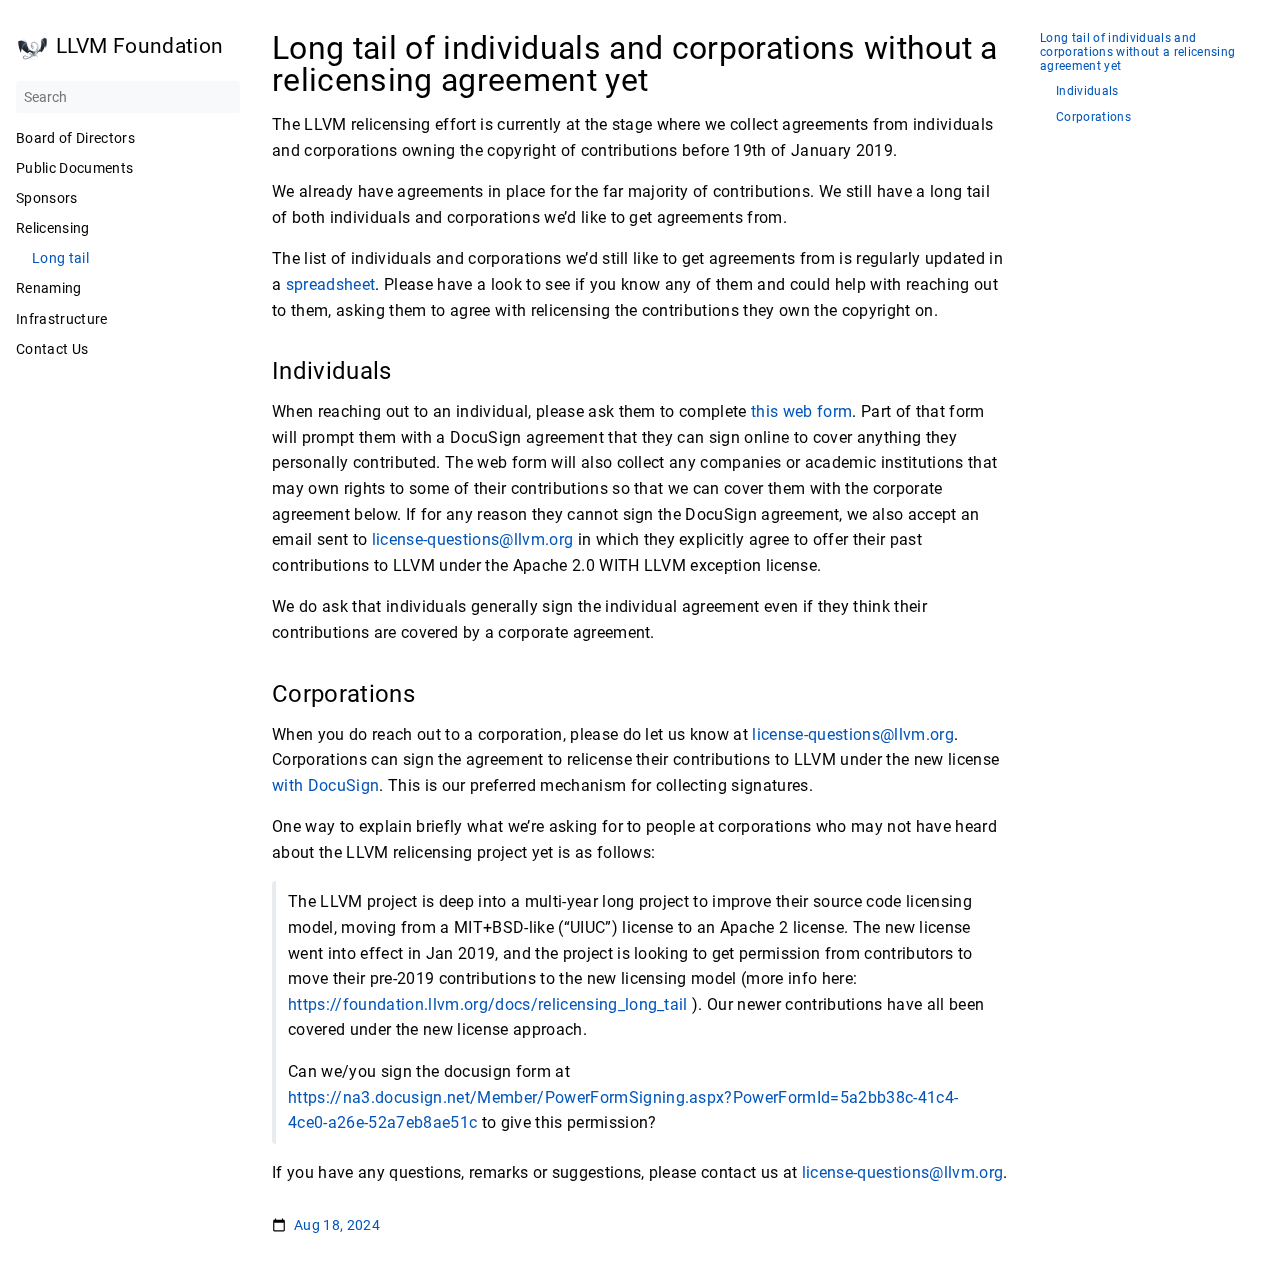
<file: docs/relicensing_long_tail/index.html>
<!doctype html><html lang=en><head><meta charset=utf-8><meta name=viewport content="width=device-width,initial-scale=1"><meta name=description content="Long tail of individuals and corporations without a relicensing agreement yet The LLVM relicensing effort is currently at the stage where we collect agreements from individuals and corporations owning the copyright of contributions before 19th of January 2019.
We already have agreements in place for the far majority of contributions. We still have a long tail of both individuals and corporations we&rsquo;d like to get agreements from.
The list of individuals and corporations we&rsquo;d still like to get agreements from is regularly updated in a spreadsheet."><meta property="og:title" content="Relicensing Long Tail"><meta property="og:description" content="Long tail of individuals and corporations without a relicensing agreement yet The LLVM relicensing effort is currently at the stage where we collect agreements from individuals and corporations owning the copyright of contributions before 19th of January 2019.
We already have agreements in place for the far majority of contributions. We still have a long tail of both individuals and corporations we&rsquo;d like to get agreements from.
The list of individuals and corporations we&rsquo;d still like to get agreements from is regularly updated in a spreadsheet."><meta property="og:type" content="article"><meta property="og:url" content="https://foundation.llvm.org/docs/relicensing_long_tail/"><meta property="article:modified_time" content="2024-08-18T18:11:17-04:00"><title>Relicensing Long Tail | LLVM Foundation</title><link rel=icon href=/favicon.png type=image/x-icon><link rel=stylesheet href=/book.min.915e4f047d9f1cd9a6300c996734a31937e0e43c15c79099c864c4683c065cee.css integrity="sha256-kV5PBH2fHNmmMAyZZzSjGTfg5DwVx5CZyGTEaDwGXO4="><script defer src=/en.search.min.0eb6bb6f970c22d39e8637fc0d021d6f6f8138c4d01c66b7de26b3ff4c735354.js integrity="sha256-Dra7b5cMItOehjf8DQIdb2+BOMTQHGa33iaz/0xzU1Q="></script></head><body><input type=checkbox class=hidden id=menu-control><main class="container flex"><aside class=book-menu><nav><h2 class=book-brand><a href=/><img src=/logo.png alt=Logo><span>LLVM Foundation</span></a></h2><div class=book-search><input type=text id=book-search-input placeholder=Search aria-label=Search maxlength=64 data-hotkeys=s/><div class="book-search-spinner spinner hidden"></div><ul id=book-search-results></ul></div><ul><li><p><a href=/docs/board/>Board of Directors</a></p></li><li><p><a href=/docs/public-docs/>Public Documents</a></p></li><li><p><a href=/docs/sponsors/>Sponsors</a></p></li><li><p><a href=/docs/relicensing/>Relicensing</a></p><ul><li><a href=/docs/relicensing_long_tail/ class=active>Long tail</a></li></ul></li><li><p><a href=/docs/branch-rename/>Renaming</a></p></li><li><p><a href=/docs/infrastructure-wg/>Infrastructure</a></p></li><li><p><a href=/>Contact Us</a></p></li></ul></nav><script>(function(){var menu=document.querySelector("aside.book-menu nav");addEventListener("beforeunload",function(event){localStorage.setItem("menu.scrollTop",menu.scrollTop);});menu.scrollTop=localStorage.getItem("menu.scrollTop");})();</script></aside><div class=book-page><header class=book-header><div class="flex align-center justify-between"><label for=menu-control><img src=/svg/menu.svg class=book-icon alt=Menu></label>
<strong>Relicensing Long Tail</strong>
<label for=toc-control><img src=/svg/toc.svg class=book-icon alt="Table of Contents"></label></div><input type=checkbox class=hidden id=toc-control><aside class="hidden clearfix"><nav id=TableOfContents><ul><li><a href=#long-tail-of-individuals-and-corporations-without-a-relicensing-agreement-yet>Long tail of individuals and corporations without a relicensing agreement yet</a><ul><li><a href=#individuals>Individuals</a></li><li><a href=#corporations>Corporations</a></li></ul></li></ul></nav></aside></header><article class=markdown><h1 id=long-tail-of-individuals-and-corporations-without-a-relicensing-agreement-yet>Long tail of individuals and corporations without a relicensing agreement yet</h1><p>The LLVM relicensing effort is currently at the stage where we collect
agreements from individuals and corporations owning the copyright of
contributions before 19th of January 2019.</p><p>We already have agreements in place for the far majority of contributions. We
still have a long tail of both individuals and corporations we&rsquo;d like to get
agreements from.</p><p>The list of individuals and corporations we&rsquo;d still like to get agreements from
is regularly updated in a
<a href="https://docs.google.com/spreadsheets/d/18_0Hog_eSwES8lKwf7WJal3yBwwcYfvPu1yCfZnTcek/edit?usp=sharing">spreadsheet</a>.
Please have a look to see if you know any of them and could help with reaching
out to them, asking them to agree with relicensing the contributions they own
the copyright on.</p><h2 id=individuals>Individuals</h2><p>When reaching out to an individual, please ask them to complete
<a href=https://goo.gl/forms/X4HiyYRcRHOnTSvC3>this web
form</a>. Part of that form will prompt
them with a DocuSign agreement that they can sign online to cover anything they
personally contributed. The web form will also collect any companies or academic
institutions that may own rights to some of their contributions so that we can
cover them with the corporate agreement below.
If for any reason they cannot sign the DocuSign agreement, we also accept an
email sent to <a href=mailto:license-questions@llvm.org>license-questions@llvm.org</a> in which they explicitly agree to offer
their past contributions to LLVM under the Apache 2.0 WITH LLVM exception
license.</p><p>We do ask that individuals generally sign the individual agreement even if they
think their contributions are covered by a corporate agreement.</p><h2 id=corporations>Corporations</h2><p>When you do reach out to a corporation, please do let us know at
<a href=mailto:license-questions@llvm.org>license-questions@llvm.org</a>. Corporations can sign the agreement to relicense
their contributions to LLVM under the new license
<a href="https://na3.docusign.net/Member/PowerFormSigning.aspx?PowerFormId=5a2bb38c-41c4-4ce0-a26e-52a7eb8ae51c">with DocuSign</a>.
This is our preferred mechanism for collecting signatures.</p><p>One way to explain briefly what we&rsquo;re asking for to people at corporations who
may not have heard about the LLVM relicensing project yet is as follows:</p><blockquote><p>The LLVM project is deep into a multi-year long project to improve their
source code licensing model, moving from a MIT+BSD-like (“UIUC”) license to
an Apache 2 license. The new license went into effect in Jan 2019, and the
project is looking to get permission from contributors to move their pre-2019
contributions to the new licensing model (more info here:
<a href=https://foundation.llvm.org/docs/relicensing_long_tail>https://foundation.llvm.org/docs/relicensing_long_tail</a> ). Our newer
contributions have all been covered under the new license approach.</p><p>Can we/you sign the docusign form at
<a href="https://na3.docusign.net/Member/PowerFormSigning.aspx?PowerFormId=5a2bb38c-41c4-4ce0-a26e-52a7eb8ae51c">https://na3.docusign.net/Member/PowerFormSigning.aspx?PowerFormId=5a2bb38c-41c4-4ce0-a26e-52a7eb8ae51c</a>
to give this permission?</p></blockquote><p>If you have any questions, remarks or suggestions, please contact us at
<a href=mailto:license-questions@llvm.org>license-questions@llvm.org</a>.</p></article><footer class=book-footer><div class="flex justify-between"><div><a class="flex align-center" href=https://github.com/llvm/llvm-foundation-www/commit/551ac959eea9b975a2b12c1057d94157d5e16068 title="Last modified by Kit Barton | Aug 18, 2024" target=_blank rel=noopener><img src=/svg/calendar.svg class=book-icon alt=Calendar>
<span>Aug 18, 2024</span></a></div></div></footer><label for=menu-control class="hidden book-menu-overlay"></label></div><aside class=book-toc><nav id=TableOfContents><ul><li><a href=#long-tail-of-individuals-and-corporations-without-a-relicensing-agreement-yet>Long tail of individuals and corporations without a relicensing agreement yet</a><ul><li><a href=#individuals>Individuals</a></li><li><a href=#corporations>Corporations</a></li></ul></li></ul></nav></aside></main></body></html>
</file>
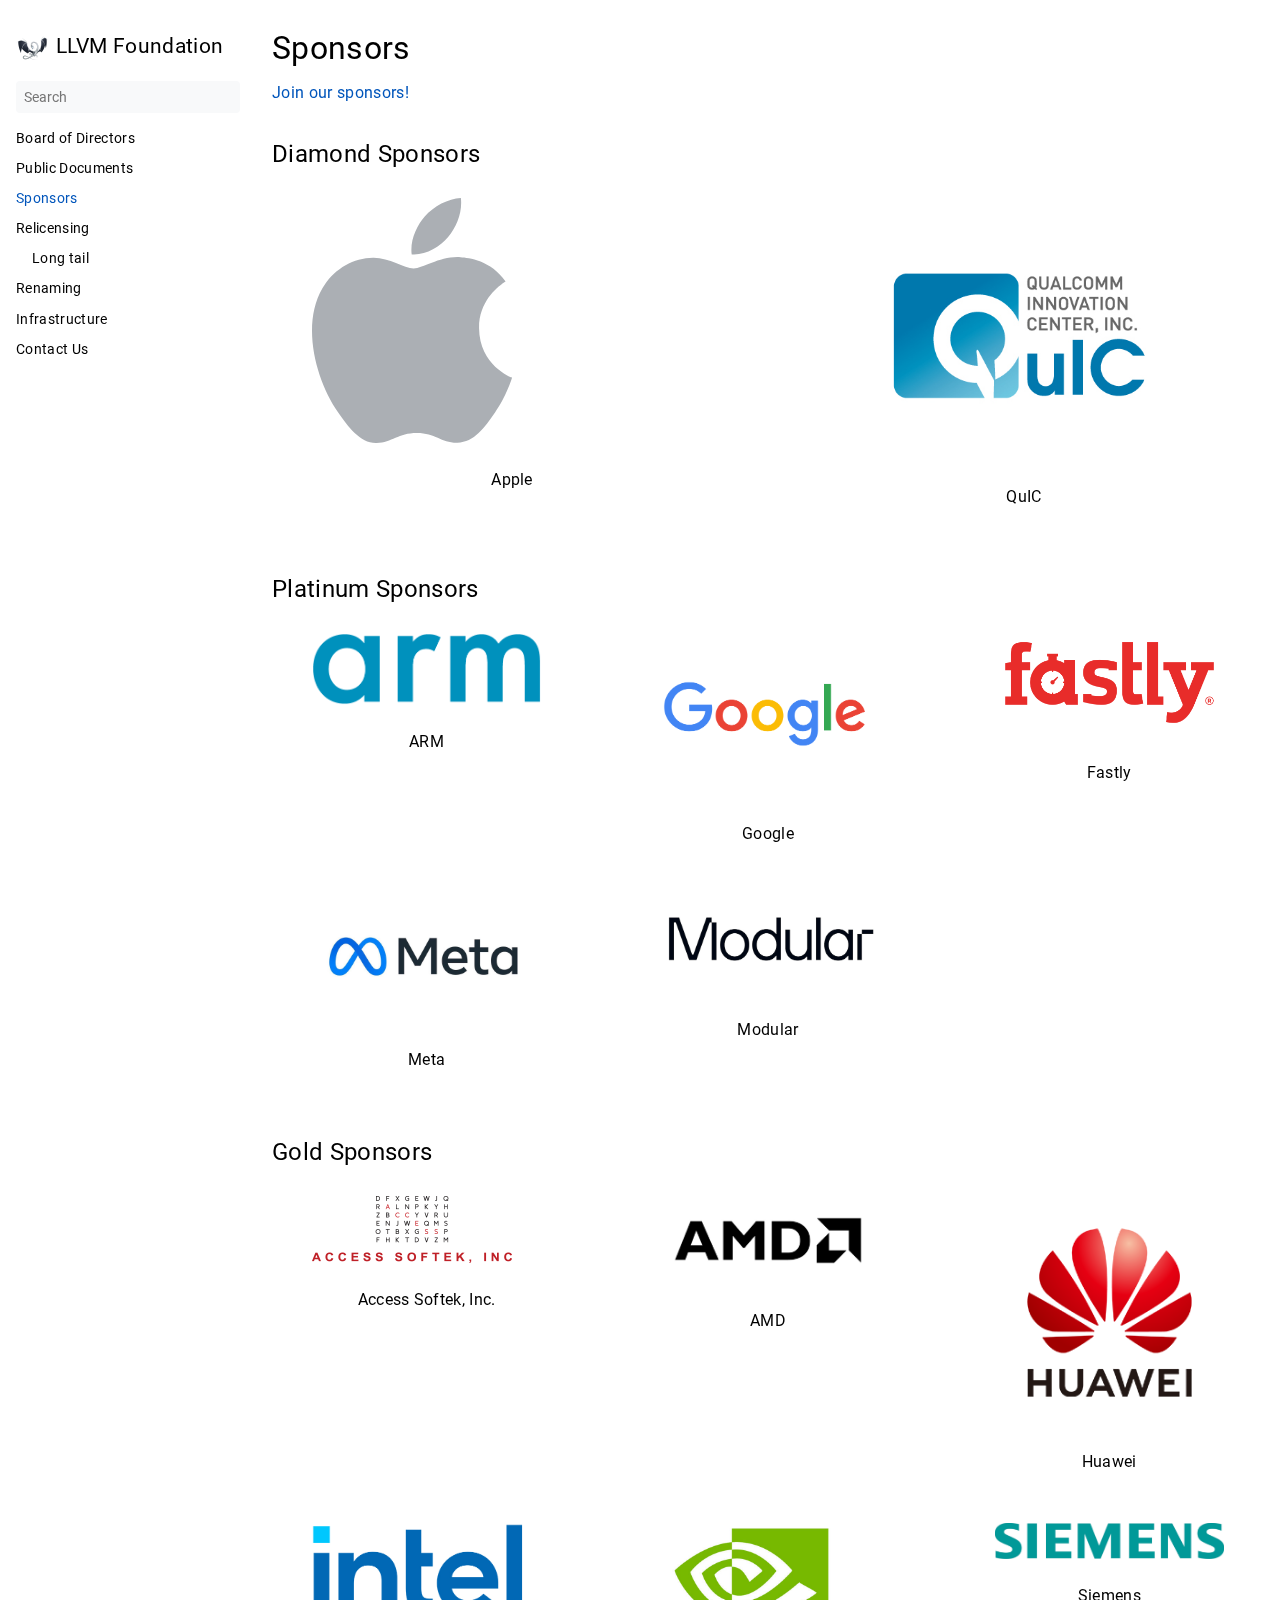
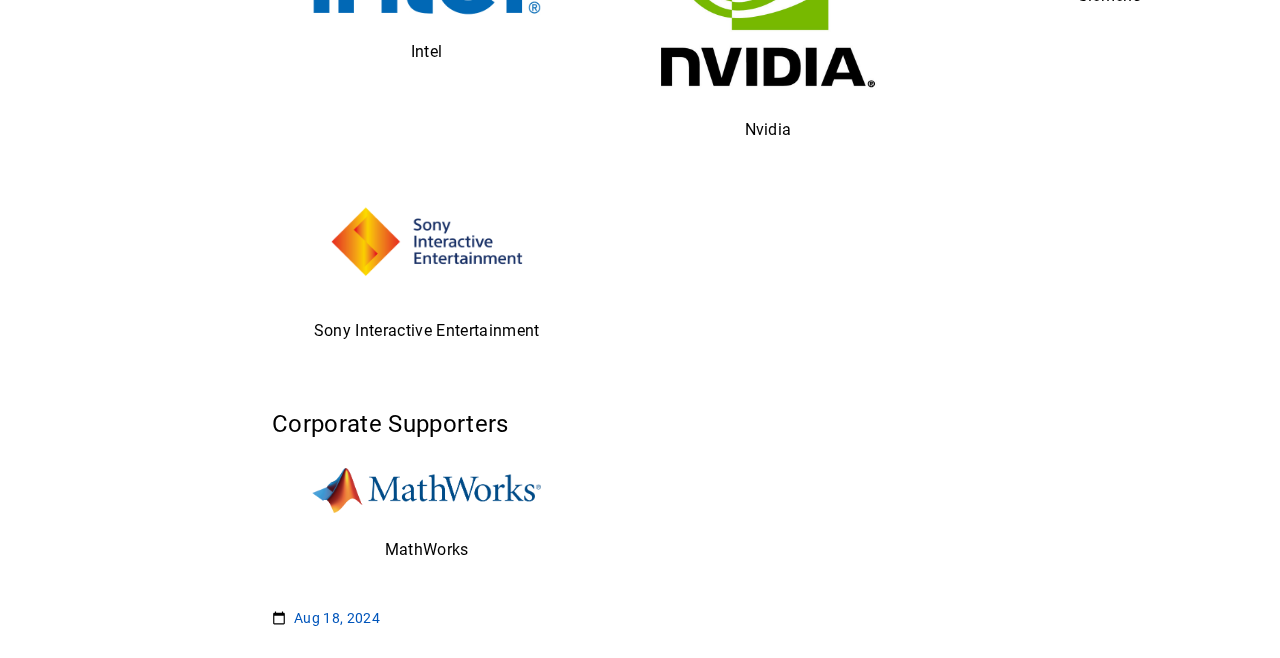
<file: docs/sponsors/index.html>
<!doctype html><html lang=en><head><meta charset=utf-8><meta name=viewport content="width=device-width,initial-scale=1"><meta name=description content="Sponsors  Join our sponsors!
Diamond Sponsors  Apple
    QuIC
    Platinum Sponsors  ARM
    Google
    Fastly
     Meta
    Modular
     Gold Sponsors  Access Softek, Inc.
    AMD
    Huawei
     Intel"><meta property="og:title" content="Sponsors"><meta property="og:description" content="Sponsors  Join our sponsors!
Diamond Sponsors  Apple
    QuIC
    Platinum Sponsors  ARM
    Google
    Fastly
     Meta
    Modular
     Gold Sponsors  Access Softek, Inc.
    AMD
    Huawei
     Intel"><meta property="og:type" content="article"><meta property="og:url" content="https://foundation.llvm.org/docs/sponsors/"><meta property="article:modified_time" content="2024-08-18T18:11:17-04:00"><title>Sponsors | LLVM Foundation</title><link rel=icon href=/favicon.png type=image/x-icon><link rel=stylesheet href=/book.min.915e4f047d9f1cd9a6300c996734a31937e0e43c15c79099c864c4683c065cee.css integrity="sha256-kV5PBH2fHNmmMAyZZzSjGTfg5DwVx5CZyGTEaDwGXO4="><script defer src=/en.search.min.0eb6bb6f970c22d39e8637fc0d021d6f6f8138c4d01c66b7de26b3ff4c735354.js integrity="sha256-Dra7b5cMItOehjf8DQIdb2+BOMTQHGa33iaz/0xzU1Q="></script></head><body><input type=checkbox class=hidden id=menu-control><main class="container flex"><aside class=book-menu><nav><h2 class=book-brand><a href=/><img src=/logo.png alt=Logo><span>LLVM Foundation</span></a></h2><div class=book-search><input type=text id=book-search-input placeholder=Search aria-label=Search maxlength=64 data-hotkeys=s/><div class="book-search-spinner spinner hidden"></div><ul id=book-search-results></ul></div><ul><li><p><a href=/docs/board/>Board of Directors</a></p></li><li><p><a href=/docs/public-docs/>Public Documents</a></p></li><li><p><a href=/docs/sponsors/ class=active>Sponsors</a></p></li><li><p><a href=/docs/relicensing/>Relicensing</a></p><ul><li><a href=/docs/relicensing_long_tail/>Long tail</a></li></ul></li><li><p><a href=/docs/branch-rename/>Renaming</a></p></li><li><p><a href=/docs/infrastructure-wg/>Infrastructure</a></p></li><li><p><a href=/>Contact Us</a></p></li></ul></nav><script>(function(){var menu=document.querySelector("aside.book-menu nav");addEventListener("beforeunload",function(event){localStorage.setItem("menu.scrollTop",menu.scrollTop);});menu.scrollTop=localStorage.getItem("menu.scrollTop");})();</script></aside><div class=book-page><header class=book-header><div class="flex align-center justify-between"><label for=menu-control><img src=/svg/menu.svg class=book-icon alt=Menu></label>
<strong>Sponsors</strong>
<label for=toc-control><img src=/svg/toc.svg class=book-icon alt="Table of Contents"></label></div></header><article class=markdown><h1 id=sponsors>Sponsors</h1><p><a href=/documents/sponsorship/LLVMFoundation-Sponsorship-20190802.pdf>Join our sponsors!</a></p><h2 id=diamond-sponsors>Diamond Sponsors</h2><div class="book-columns flex flex-wrap"><div class="flex-even markdown-inner"><figure><a href=http://apple.com><img src=/sponsors/Apple_Logo.svg alt=Apple width=50%></a><figcaption><p>Apple</p></figcaption></figure></div><div class="flex-even markdown-inner"><figure><a href=http://www.quicinc.com/><img src=/sponsors/quic-stack-version.jpg alt=QuIC></a><figcaption><p>QuIC</p></figcaption></figure></div></div><h2 id=platinum-sponsors>Platinum Sponsors</h2><div class="book-columns flex flex-wrap"><div class="flex-even markdown-inner"><figure><a href=http://www.arm.com><img src=/sponsors/Arm_logo_blue_150LG.png alt=ARM></a><figcaption><p>ARM</p></figcaption></figure></div><div class="flex-even markdown-inner"><figure><a href=http://www.google.com><img src=/sponsors/Google-logo_420_color_2x.png alt=Google></a><figcaption><p>Google</p></figcaption></figure></div><div class="flex-even markdown-inner"><figure><a href=http://www.fastly.com><img src=/sponsors/fastly_logo-01.png alt=Fastly></a><figcaption><p>Fastly</p></figcaption></figure></div></div><div class="book-columns flex flex-wrap"><div class="flex-even markdown-inner"><figure><a href=http://www.meta.com><img src=/sponsors/Meta.jpg alt=Meta></a><figcaption><p>Meta</p></figcaption></figure></div><div class="flex-even markdown-inner"><figure><a href=https://modular.com><img src=/sponsors/Modular_Logo.jpg alt=Modular></a><figcaption><p>Modular</p></figcaption></figure></div><div class="flex-even markdown-inner"></div></div><h2 id=gold-sponsors>Gold Sponsors</h2><div class="book-columns flex flex-wrap"><div class="flex-even markdown-inner"><figure><a href=https://accesssoftek.com><img src=/sponsors/AccessSoftek.png alt="Access Softek, Inc."></a><figcaption><p>Access Softek, Inc.</p></figcaption></figure></div><div class="flex-even markdown-inner"><figure><a href=https://www.amd.com/><img src=/sponsors/AMD.jpg alt=AMD></a><figcaption><p>AMD</p></figcaption></figure></div><div class="flex-even markdown-inner"><figure><a href=http://www.huawei.com/><img src=/sponsors/Huawei-logo.png alt=Huawei></a><figcaption><p>Huawei</p></figcaption></figure></div></div><div class="book-columns flex flex-wrap"><div class="flex-even markdown-inner"><figure><a href=http://intel.com><img src=/sponsors/Intel-logo.jpg alt=Intel></a><figcaption><p>Intel</p></figcaption></figure></div><div class="flex-even markdown-inner"><figure><a href=https://www.nvidia.com/><img src=/sponsors/Nvidia.jpg alt=Nvidia></a><figcaption><p>Nvidia</p></figcaption></figure></div><div class="flex-even markdown-inner"><figure><a href=https://www.siemens.com/><img src=/sponsors/Siemens.jpg alt=Siemens></a><figcaption><p>Siemens</p></figcaption></figure></div></div><div class="book-columns flex flex-wrap"><div class="flex-even markdown-inner"><figure><a href=https://www.playstation.com/en-us/corporate/about/><img src=/sponsors/Sony.png alt="Sony Interactive Entertainment"></a><figcaption><p>Sony Interactive Entertainment</p></figcaption></figure></div><div class="flex-even markdown-inner"></div><div class="flex-even markdown-inner"></div></div><h2 id=corporate-supporters>Corporate Supporters</h2><div class="book-columns flex flex-wrap"><div class="flex-even markdown-inner"><figure><a href=https://www.mathworks.com/><img src=/sponsors/MathWorksLogo.png alt=MathWorks></a><figcaption><p>MathWorks</p></figcaption></figure></div><div class="flex-even markdown-inner"></div><div class="flex-even markdown-inner"></div></div></article><footer class=book-footer><div class="flex justify-between"><div><a class="flex align-center" href=https://github.com/llvm/llvm-foundation-www/commit/551ac959eea9b975a2b12c1057d94157d5e16068 title="Last modified by Kit Barton | Aug 18, 2024" target=_blank rel=noopener><img src=/svg/calendar.svg class=book-icon alt=Calendar>
<span>Aug 18, 2024</span></a></div></div></footer><label for=menu-control class="hidden book-menu-overlay"></label></div></main></body></html>
</file>
